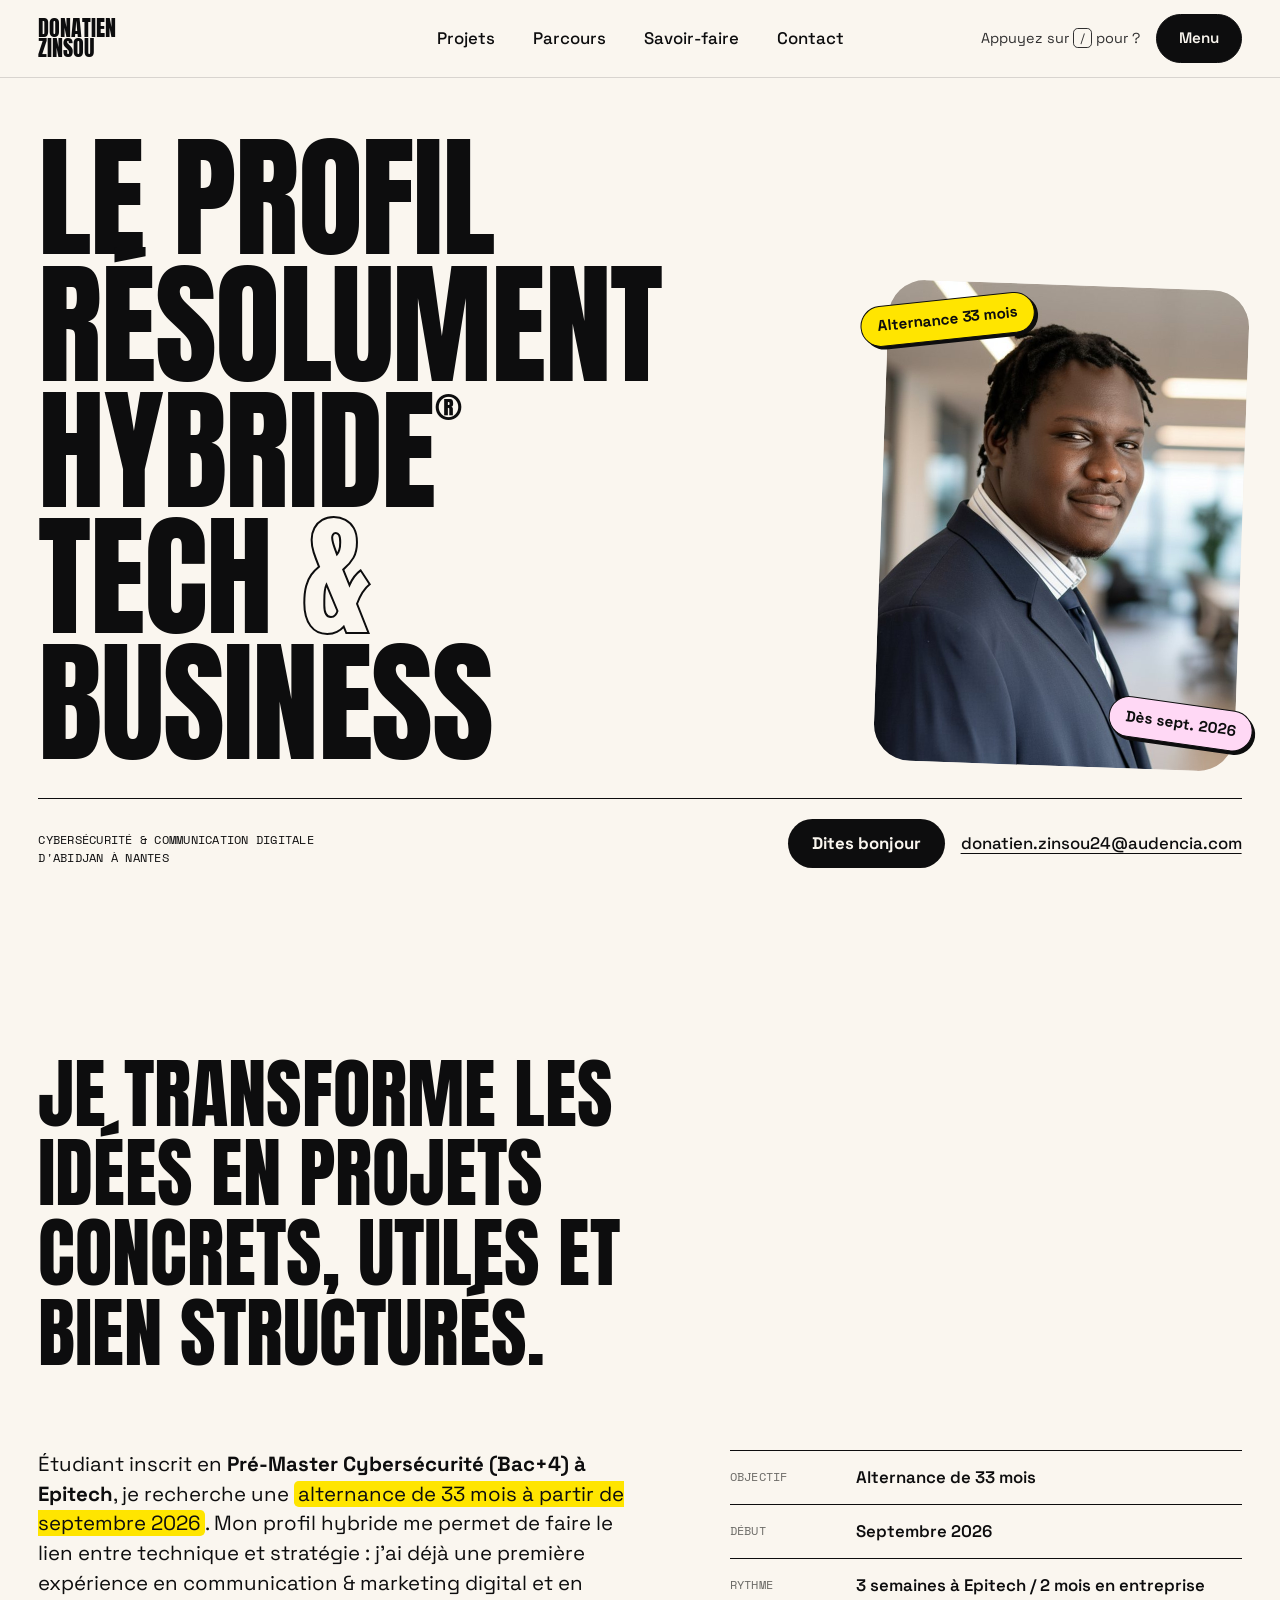
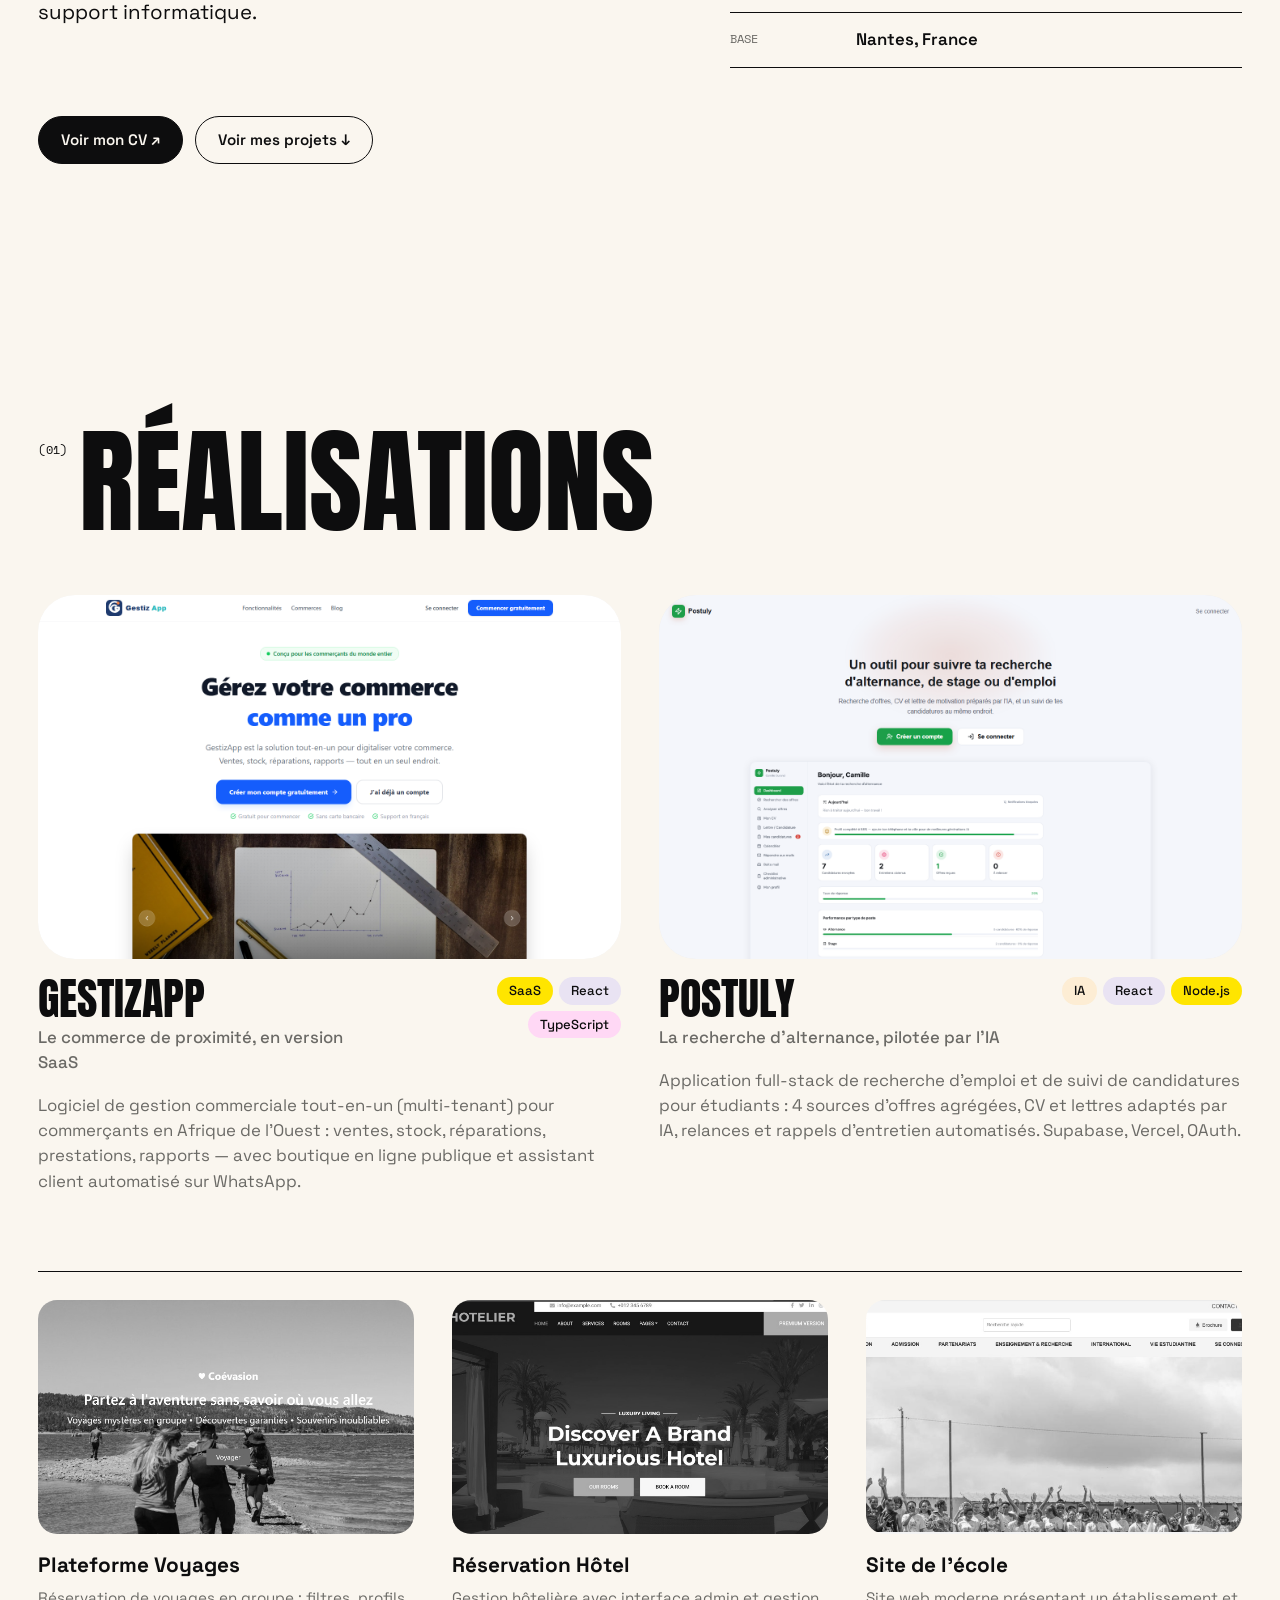
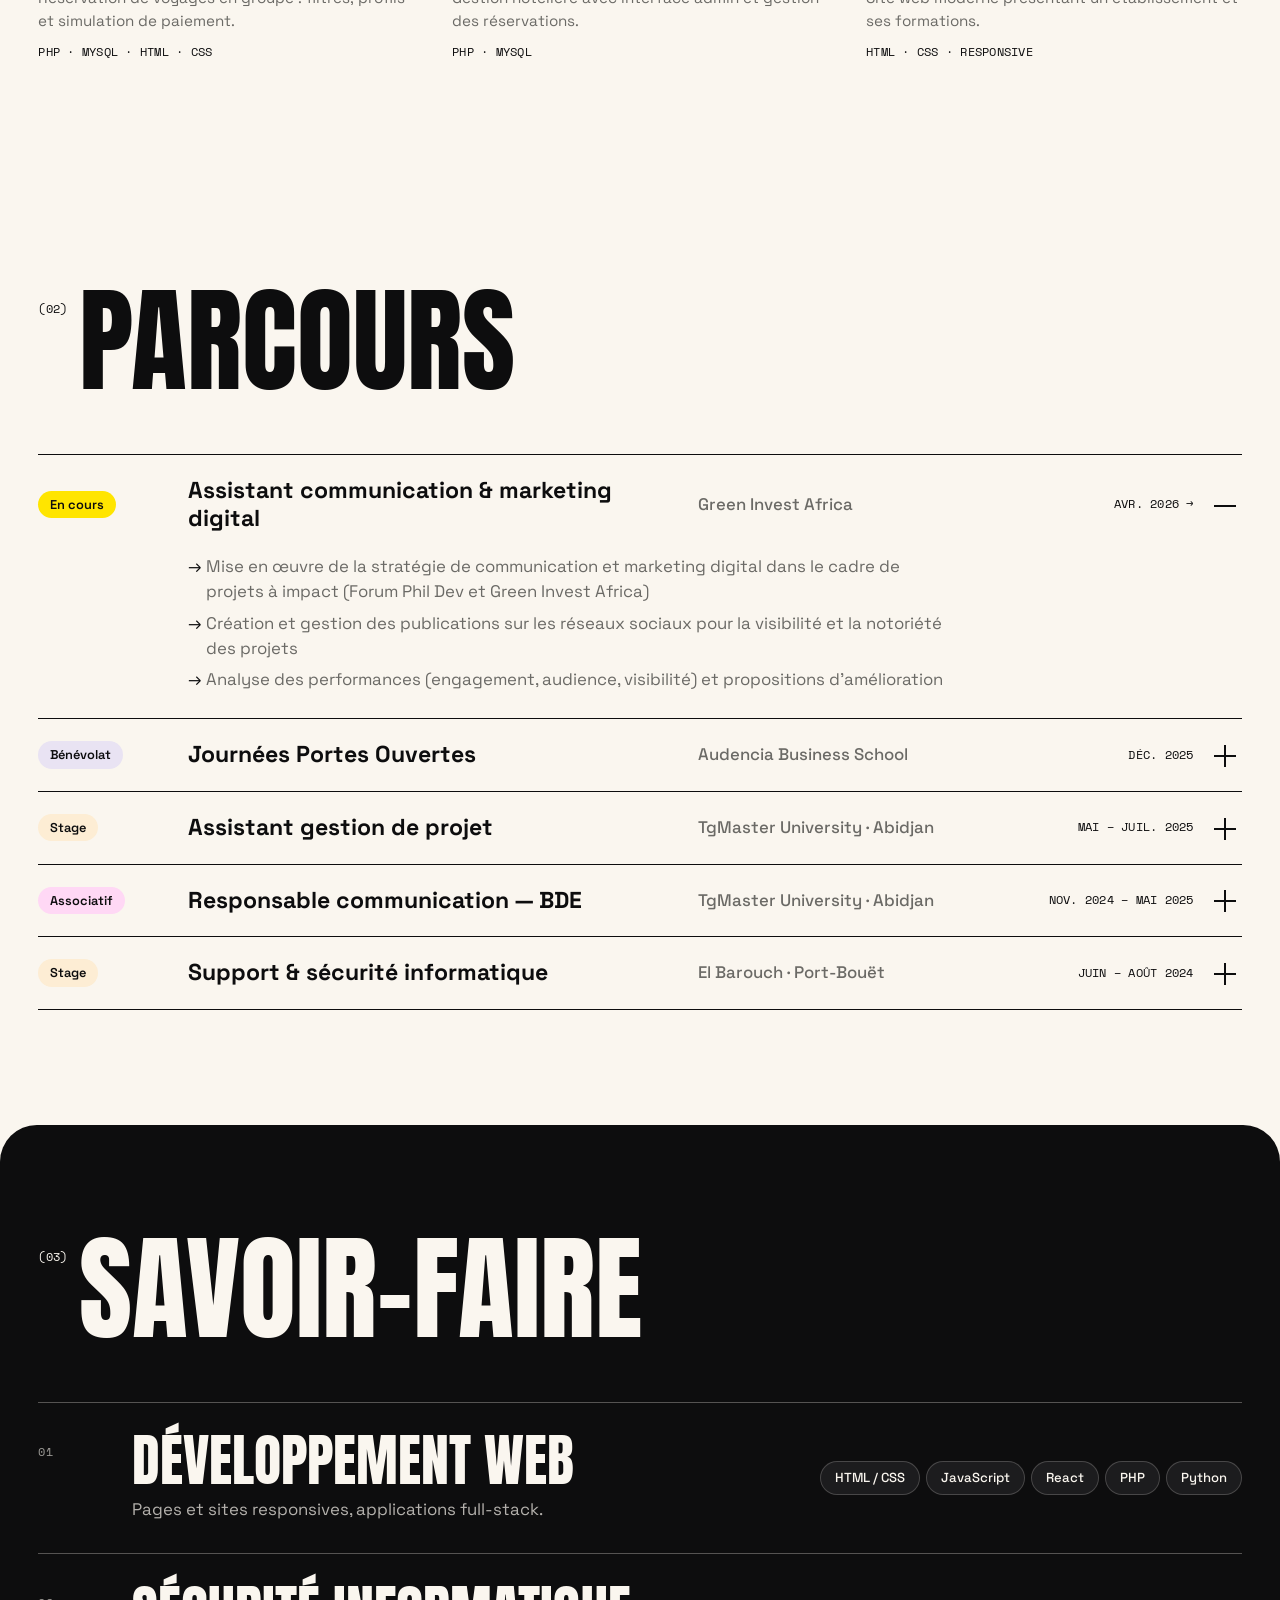
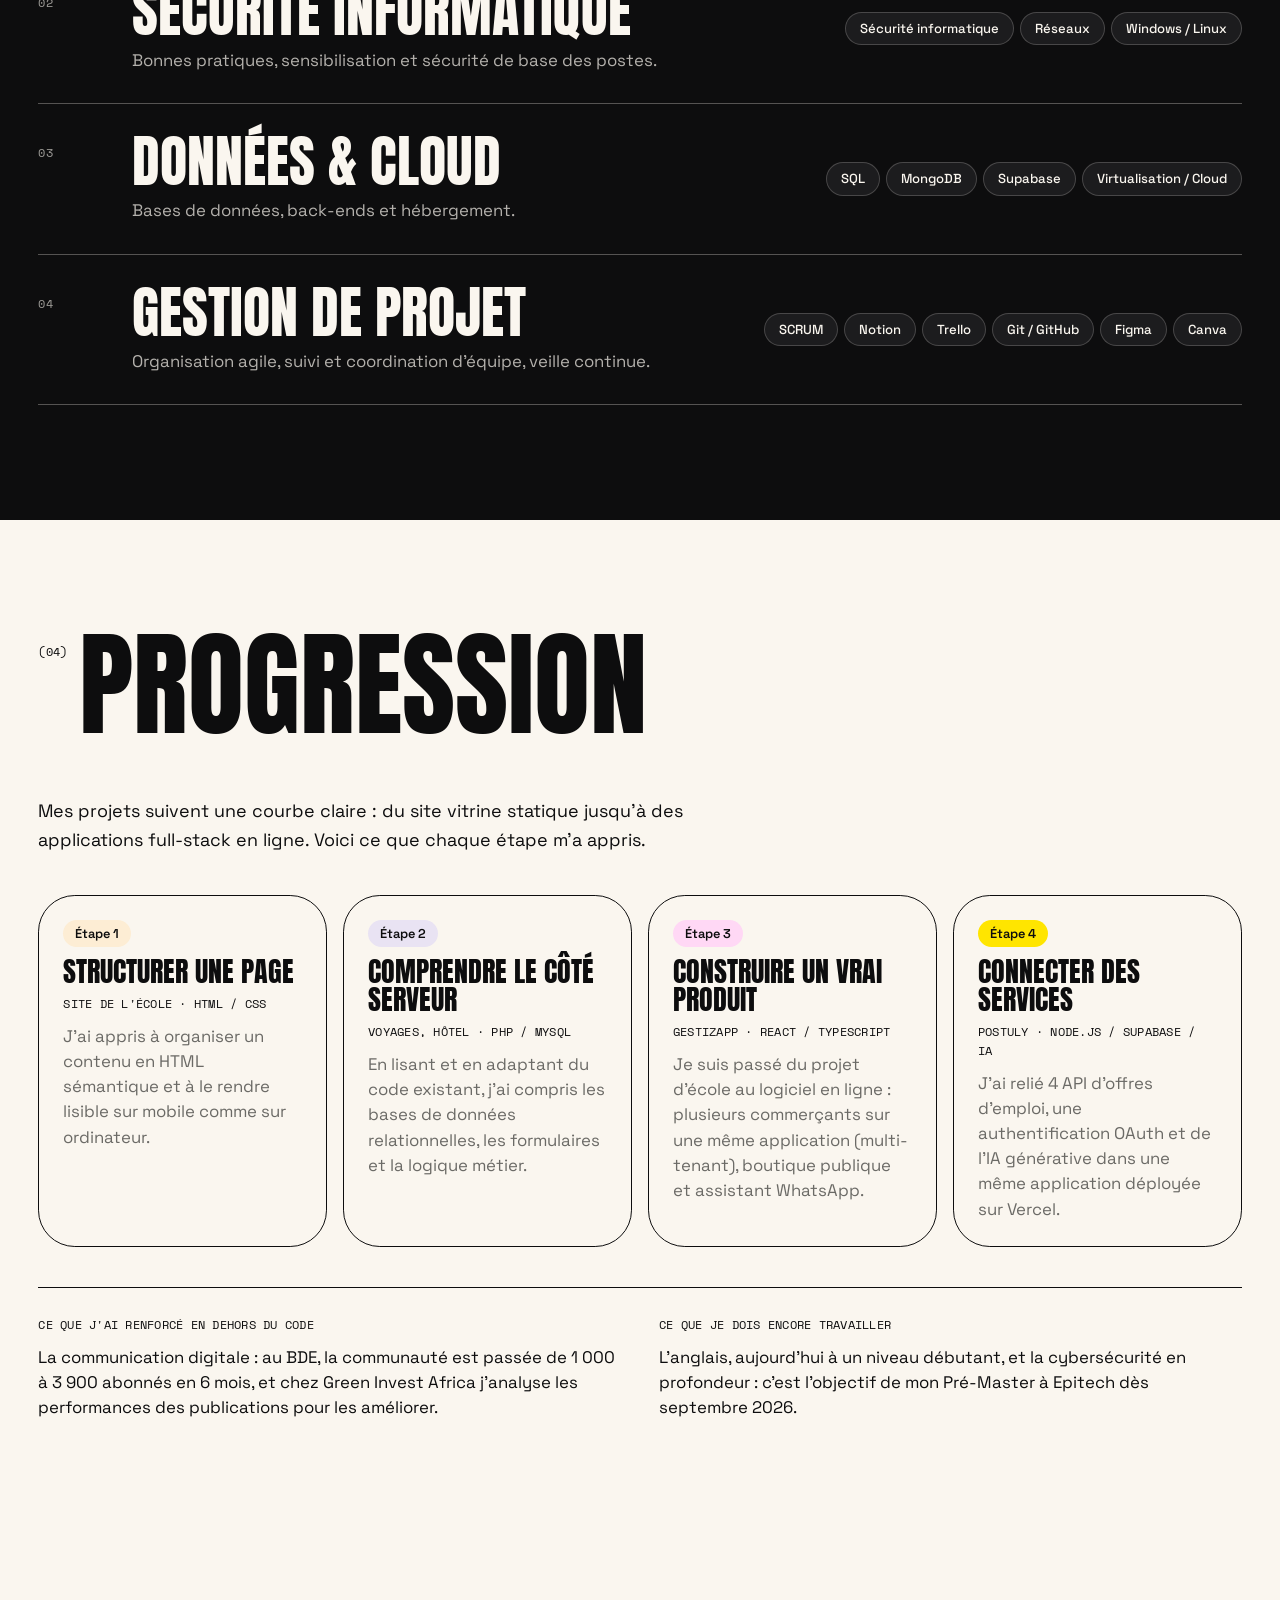
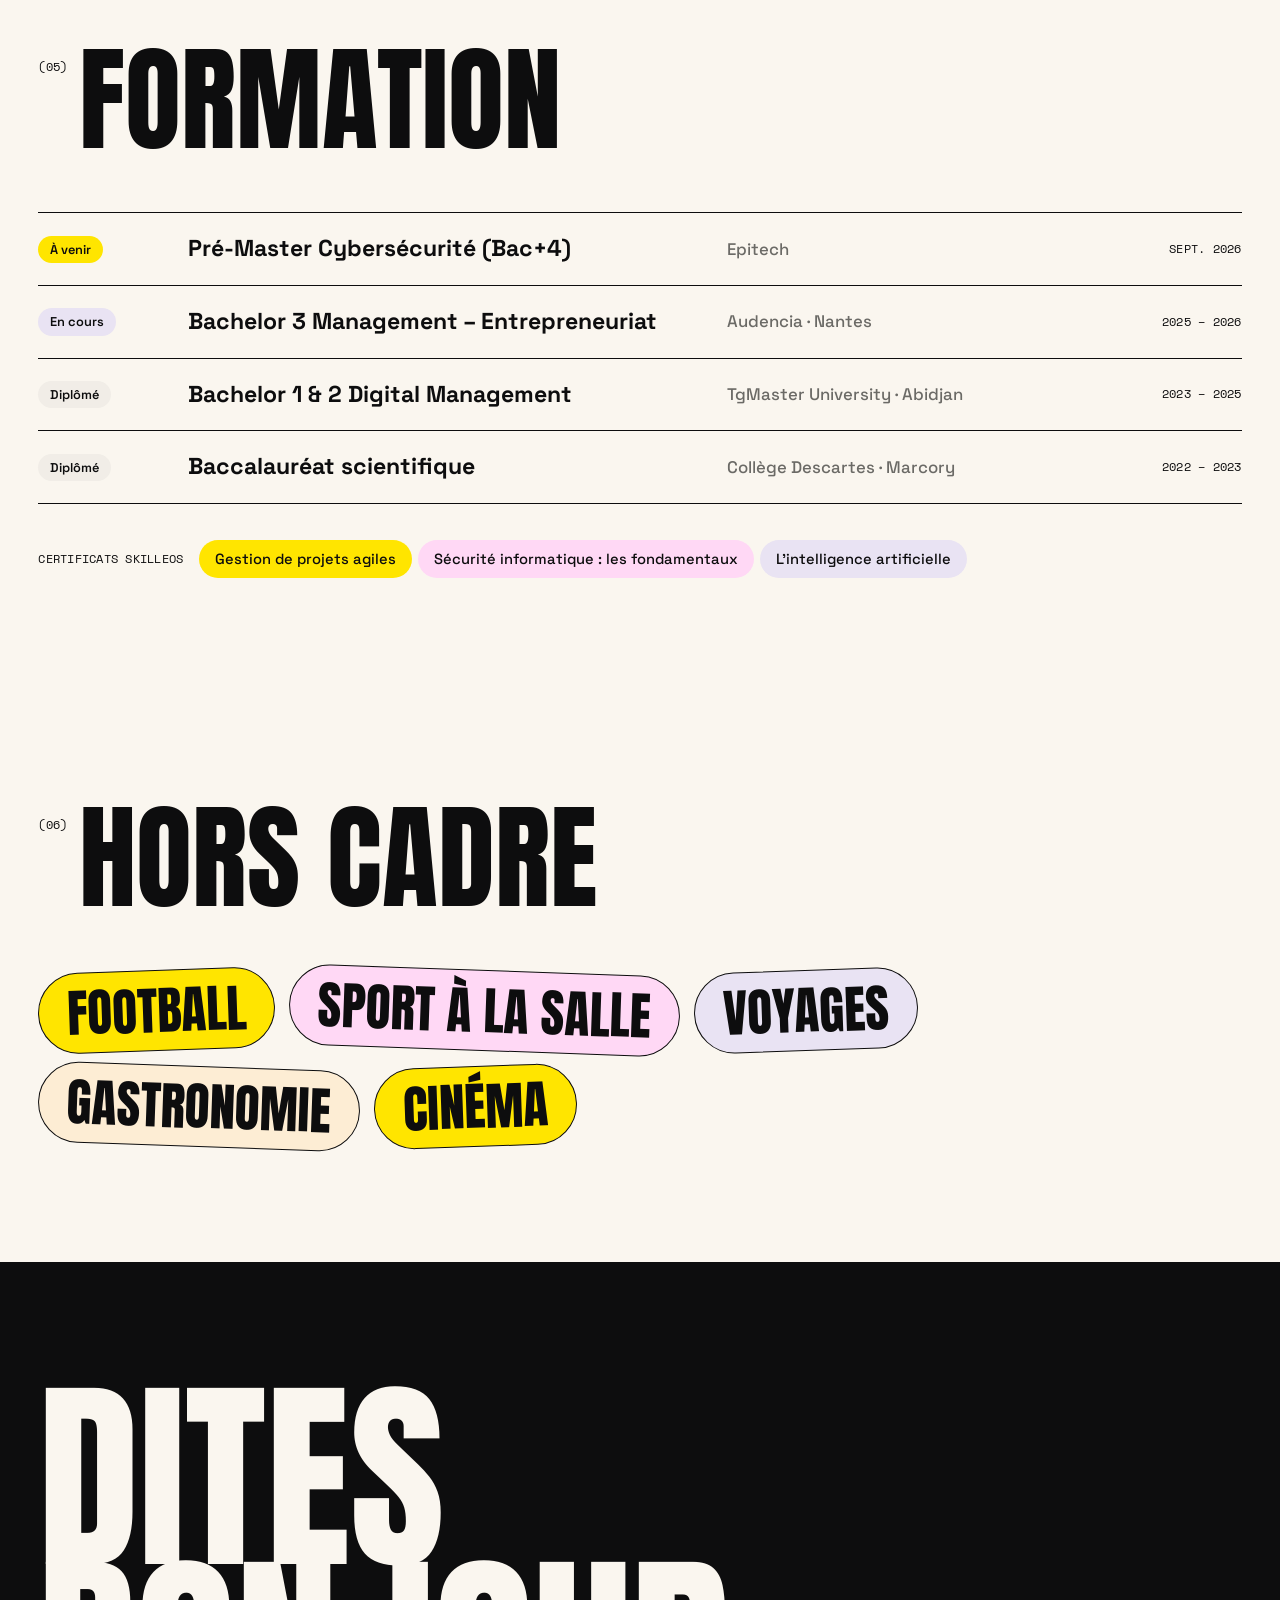
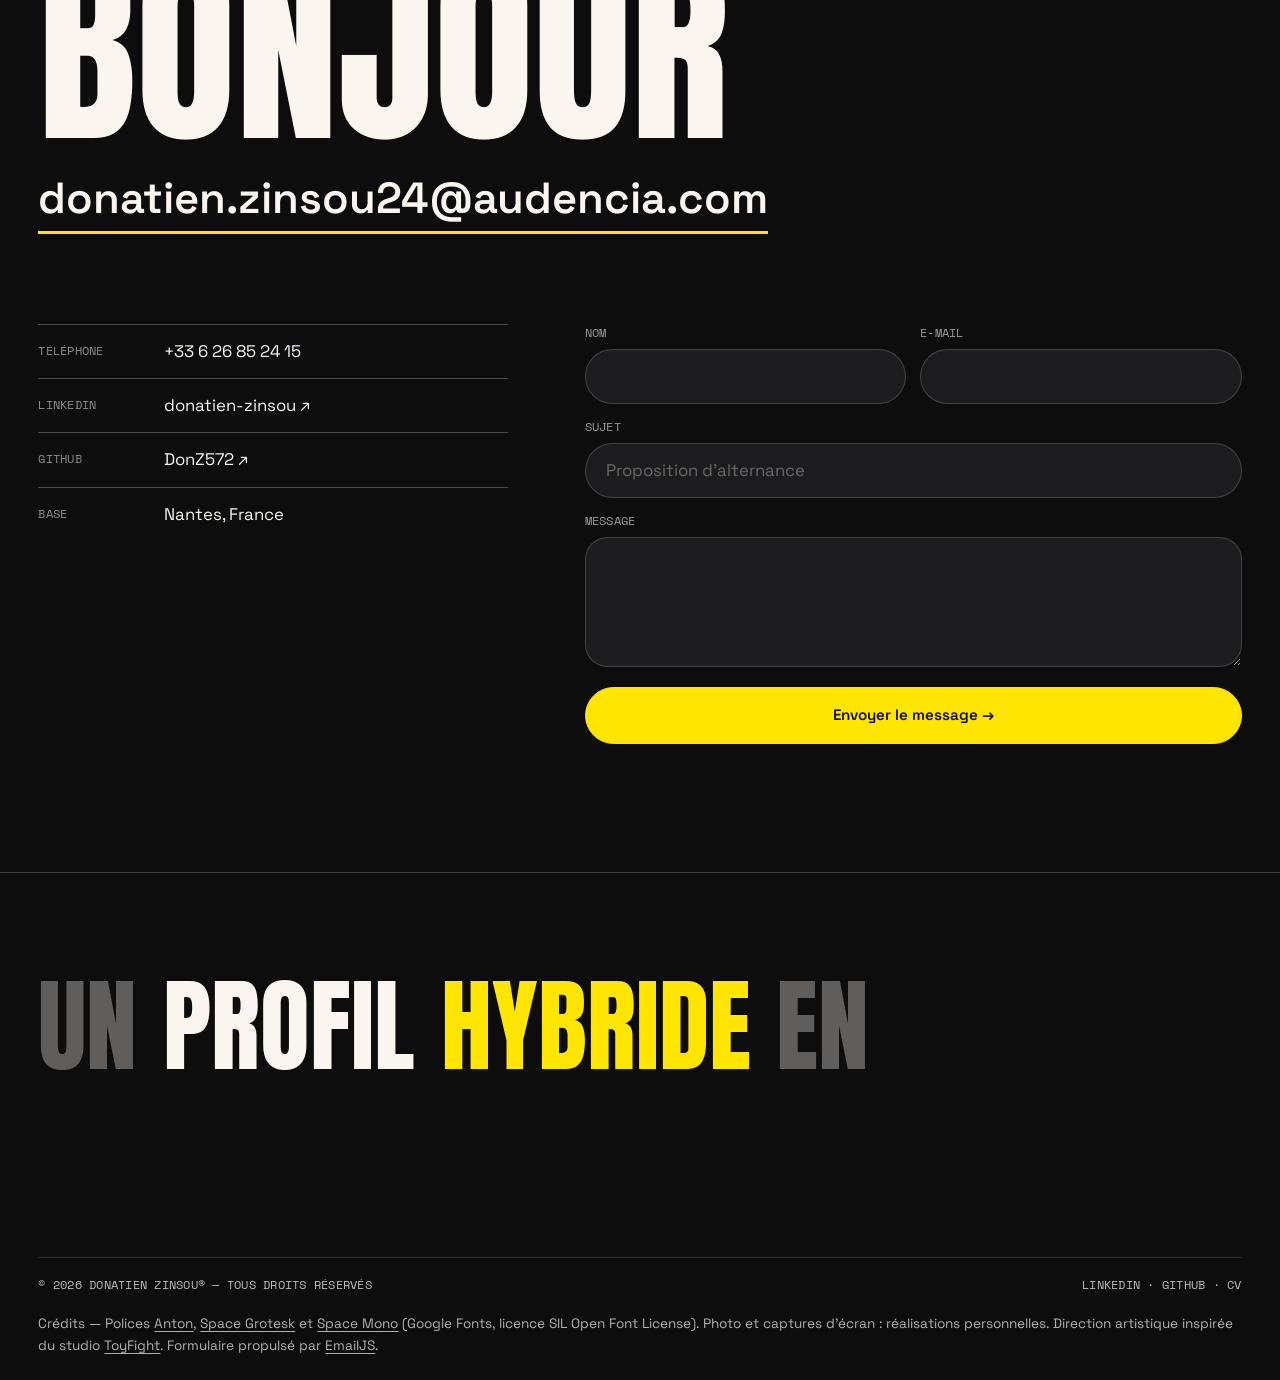
<file: index.html>
<!DOCTYPE html>
<html lang="fr">

<head>
    <meta charset="UTF-8">
    <meta name="viewport" content="width=device-width, initial-scale=1.0">

    <title>Donatien Zinsou | Portfolio</title>

    <!-- SEO -->
    <meta name="description" content="Portfolio de Donatien Zinsou — Cybersécurité & communication digitale. À la recherche d'une alternance de 33 mois à partir de septembre 2026.">
    <meta name="author" content="Donatien Zinsou">
    <link rel="canonical" href="https://donz572.github.io/Portfolio/">

    <!-- Aperçu lors du partage du lien (LinkedIn, WhatsApp…) -->
    <meta property="og:type" content="website">
    <meta property="og:title" content="Donatien Zinsou | Portfolio">
    <meta property="og:description" content="Cybersécurité & communication digitale. À la recherche d'une alternance de 33 mois dès septembre 2026.">
    <meta property="og:url" content="https://donz572.github.io/Portfolio/">
    <meta property="og:image" content="https://donz572.github.io/Portfolio/assets/img/image1.jpg">
    <meta property="og:locale" content="fr_FR">

    <!-- POLICES -->
    <link rel="preconnect" href="https://fonts.googleapis.com">
    <link rel="preconnect" href="https://fonts.gstatic.com" crossorigin>
    <link rel="stylesheet" href="https://fonts.googleapis.com/css2?family=Anton&family=Space+Grotesk:wght@400;500;600;700&family=Space+Mono:wght@400;700&display=swap">

    <!-- CSS -->
    <link rel="stylesheet" href="assets/Css/studio.css">

    <!-- ICÔNE -->
    <link rel="icon" href="assets/img/favicon.svg" type="image/svg+xml">

    <!-- Le loader n'apparaît que si le JS est actif -->
    <script>
        document.documentElement.classList.add('js');

        // Toujours démarrer en haut de page à l'actualisation
        // (un lien externe vers #section, comme « Retour aux projets », reste respecté)
        const isReload = performance.getEntriesByType('navigation')[0]?.type === 'reload';
        if ('scrollRestoration' in history) history.scrollRestoration = 'manual';
        if (isReload && location.hash) history.replaceState(null, '', location.pathname + location.search);

        const toTop = () => { if (isReload || !location.hash) window.scrollTo(0, 0); };
        toTop();
        window.addEventListener('load', toTop);
        window.addEventListener('pageshow', event => { if (event.persisted) toTop(); });
    </script>
    <script defer src="assets/js/studio.js"></script>
</head>

<body>

    <!--  LOADER  -->
    <div class="loader" id="loader" aria-hidden="true">
        <span>Chargement</span>
        <span>Un instant</span>
        <span>SVP</span>
    </div>

    <!--  EN-TÊTE  -->
    <header class="header">
        <a class="logo" href="#hero" aria-label="Donatien Zinsou, accueil">
            <span>Donatien</span>
            <span>Zinsou</span>
        </a>

        <nav class="nav" aria-label="Navigation principale">
            <a href="#projects">Projets</a>
            <a href="#experience">Parcours</a>
            <a href="#skills">Savoir-faire</a>
            <a href="#contact">Contact</a>
        </nav>

        <div class="header-right">
            <button class="hint" type="button" data-terminal-open>Appuyez sur <kbd>/</kbd> pour ?</button>
            <button class="pill-btn pill-dark" type="button" id="menu-open" aria-expanded="false" aria-controls="menu">Menu</button>
        </div>
    </header>

    <!--  MENU PLEIN ÉCRAN  -->
    <div class="menu" id="menu" hidden>
        <div class="menu-top">
            <span class="mono">Menu</span>
            <button class="pill-btn" type="button" id="menu-close">Fermer</button>
        </div>
        <nav class="menu-links" aria-label="Menu">
            <a href="#hero">Accueil</a>
            <a href="#projects">Projets</a>
            <a href="#experience">Parcours</a>
            <a href="#skills">Savoir-faire</a>
            <a href="#progress">Progression</a>
            <a href="#education">Formation</a>
            <a href="#contact">Contact</a>
        </nav>
        <div class="menu-bottom">
            <div>
                <span class="mono">Pages projets</span>
                <a href="projects/voyages.html">Plateforme Voyages</a>
                <a href="projects/hotel.html">Réservation Hôtel</a>
                <a href="projects/ecole.html">Site de l'école</a>
            </div>
            <div>
                <span class="mono">Suivre</span>
                <a href="https://www.linkedin.com/in/donatien-zinsou/" target="_blank" rel="noopener noreferrer">LinkedIn</a>
                <a href="https://github.com/DonZ572" target="_blank" rel="noopener noreferrer">GitHub</a>
            </div>
            <div>
                <span class="mono">Écrire</span>
                <a href="mailto:donatien.zinsou24@audencia.com">donatien.zinsou24@audencia.com</a>
            </div>
            <button class="pill-btn" type="button" data-terminal-open>Ouvrir le terminal <kbd>/</kbd></button>
        </div>
    </div>

    <!--  TERMINAL DE COMMANDES  -->
    <div class="terminal" id="terminal" role="dialog" aria-modal="true" aria-labelledby="terminal-title" hidden>
        <div class="terminal-box">
            <div class="terminal-head">
                <span class="mono" id="terminal-title">DZ — Terminal de commandes</span>
                <button class="terminal-x" type="button" data-terminal-close aria-label="Fermer le terminal">Échap</button>
            </div>
            <form class="terminal-form" id="terminal-form" autocomplete="off">
                <label for="terminal-input" class="terminal-prompt">:/</label>
                <input id="terminal-input" type="text" placeholder="Entrez une commande" spellcheck="false">
            </form>
            <p class="terminal-help">Tapez une commande et voyez où elle vous mène… ou choisissez-en une ci-dessous.</p>
            <ul class="terminal-cmds" id="terminal-cmds"></ul>
            <p class="terminal-out mono" id="terminal-out" role="status" aria-live="polite"></p>
        </div>
    </div>

    <main>

        <!--  HERO  -->
        <section class="hero" id="hero">
            <h1 class="hero-title" aria-label="Le profil résolument hybride, tech et business">
                <span class="line"><span>Le profil</span></span>
                <span class="line"><span>Résolument</span></span>
                <span class="line"><span>Hybride<sup>®</sup></span></span>
                <span class="line"><span>Tech <em>&amp;</em> Business</span></span>
            </h1>

            <figure class="hero-photo">
                <img src="assets/img/image1.jpg" alt="Portrait de Donatien Zinsou">
                <span class="sticker sticker-yellow">Alternance 33 mois</span>
                <span class="sticker sticker-pink">Dès sept. 2026</span>
            </figure>

            <div class="hero-foot">
                <p class="mono">Cybersécurité &amp; communication digitale<br>D'Abidjan à Nantes</p>

                <a class="say-hi" href="mailto:donatien.zinsou24@audencia.com">
                    <span class="say-hi-label">
                        <span>Dites bonjour</span>
                        <span>Akwaba</span>
                    </span>
                    <span class="say-hi-mail">donatien.zinsou24@audencia.com</span>
                </a>
            </div>
        </section>

        <!--  INTRO  -->
        <section class="intro" id="about">
            <h2 class="intro-title">Je transforme les idées en projets concrets, utiles et bien structurés.</h2>

            <div class="intro-grid">
                <p>
                    Étudiant inscrit en <strong>Pré-Master Cybersécurité (Bac+4) à Epitech</strong>, je recherche une
                    <mark class="hl-yellow">alternance de 33 mois à partir de septembre 2026</mark>.
                    Mon profil hybride me permet de faire le lien entre technique et stratégie : j'ai déjà une première
                    expérience en communication &amp; marketing digital et en support informatique.
                </p>

                <dl class="facts">
                    <div><dt class="mono">Objectif</dt><dd>Alternance de 33 mois</dd></div>
                    <div><dt class="mono">Début</dt><dd>Septembre 2026</dd></div>
                    <div><dt class="mono">Rythme</dt><dd>3 semaines à Epitech / 2 mois en entreprise</dd></div>
                    <div><dt class="mono">Base</dt><dd>Nantes, France</dd></div>
                </dl>
            </div>

            <div class="intro-actions">
                <a href="assets/cv/cv.pdf" class="pill-btn pill-dark" target="_blank" rel="noopener noreferrer">Voir mon CV ↗</a>
                <a href="#projects" class="pill-btn">Voir mes projets ↓</a>
            </div>
        </section>

        <!--  PROJETS  -->
        <section class="block" id="projects">
            <header class="block-head">
                <span class="mono">(01)</span>
                <h2>Réalisations</h2>
            </header>

            <div class="works">
                <a class="work" href="https://gestizapp.com" target="_blank" rel="noopener noreferrer">
                    <div class="work-img"><img src="assets/img/gestizapp.png" alt="Page d'accueil de GestizApp : « Gérez votre commerce comme un pro »" loading="lazy"></div>
                    <div class="work-info">
                        <div>
                            <h3>GestizApp</h3>
                            <p>Le commerce de proximité, en version SaaS</p>
                        </div>
                        <ul class="tags"><li class="t-yellow">SaaS</li><li class="t-lilac">React</li><li class="t-pink">TypeScript</li></ul>
                    </div>
                    <p class="work-desc">Logiciel de gestion commerciale tout-en-un (multi-tenant) pour commerçants en Afrique de l'Ouest : ventes, stock, réparations, prestations, rapports — avec boutique en ligne publique et assistant client automatisé sur WhatsApp.</p>
                </a>

                <a class="work" href="https://postulyjob.vercel.app/" target="_blank" rel="noopener noreferrer">
                    <div class="work-img"><img src="assets/img/postuly.png" alt="Tableau de bord de Postuly : suivi des candidatures et taux de réponse" loading="lazy"></div>
                    <div class="work-info">
                        <div>
                            <h3>Postuly</h3>
                            <p>La recherche d'alternance, pilotée par l'IA</p>
                        </div>
                        <ul class="tags"><li class="t-peach">IA</li><li class="t-lilac">React</li><li class="t-yellow">Node.js</li></ul>
                    </div>
                    <p class="work-desc">Application full-stack de recherche d'emploi et de suivi de candidatures pour étudiants : 4 sources d'offres agrégées, CV et lettres adaptés par IA, relances et rappels d'entretien automatisés. Supabase, Vercel, OAuth.</p>
                </a>
            </div>

            <ul class="works-small">
                <li>
                    <a href="projects/voyages.html">
                        <img src="assets/img/projet1.jpg" alt="Page d'accueil de la plateforme Voyages" loading="lazy">
                        <span class="ws-title">Plateforme Voyages</span>
                        <span class="ws-desc">Réservation de voyages en groupe : filtres, profils et simulation de paiement.</span>
                        <span class="mono">PHP · MySQL · HTML · CSS</span>
                    </a>
                </li>
                <li>
                    <a href="projects/hotel.html">
                        <img src="assets/img/hotel.jpg" alt="Page d'accueil du site de réservation hôtelière" loading="lazy">
                        <span class="ws-title">Réservation Hôtel</span>
                        <span class="ws-desc">Gestion hôtelière avec interface admin et gestion des réservations.</span>
                        <span class="mono">PHP · MySQL</span>
                    </a>
                </li>
                <li>
                    <a href="projects/ecole.html">
                        <img src="assets/img/site-ecole.jpg" alt="Page d'accueil du site vitrine de l'école" loading="lazy">
                        <span class="ws-title">Site de l'école</span>
                        <span class="ws-desc">Site web moderne présentant un établissement et ses formations.</span>
                        <span class="mono">HTML · CSS · Responsive</span>
                    </a>
                </li>
            </ul>
        </section>

        <!--  PARCOURS  -->
        <section class="block" id="experience">
            <header class="block-head">
                <span class="mono">(02)</span>
                <h2>Parcours</h2>
            </header>

            <div class="rows">
                <details class="row" open>
                    <summary>
                        <span class="row-cat t-yellow">En cours</span>
                        <span class="row-title">Assistant communication &amp; marketing digital</span>
                        <span class="row-org">Green Invest Africa</span>
                        <span class="row-date mono">Avr. 2026 →</span>
                        <span class="row-plus" aria-hidden="true"></span>
                    </summary>
                    <ul class="row-body">
                        <li>Mise en œuvre de la stratégie de communication et marketing digital dans le cadre de projets à impact (Forum Phil Dev et Green Invest Africa)</li>
                        <li>Création et gestion des publications sur les réseaux sociaux pour la visibilité et la notoriété des projets</li>
                        <li>Analyse des performances (engagement, audience, visibilité) et propositions d'amélioration</li>
                    </ul>
                </details>

                <details class="row">
                    <summary>
                        <span class="row-cat t-lilac">Bénévolat</span>
                        <span class="row-title">Journées Portes Ouvertes</span>
                        <span class="row-org">Audencia Business School</span>
                        <span class="row-date mono">Déc. 2025</span>
                        <span class="row-plus" aria-hidden="true"></span>
                    </summary>
                    <ul class="row-body">
                        <li>Accueil et orientation des visiteurs</li>
                        <li>Distribution de prospectus et information sur les programmes</li>
                        <li>Gestion des flux via scan de QR codes (inscriptions et suivi des participants)</li>
                    </ul>
                </details>

                <details class="row">
                    <summary>
                        <span class="row-cat t-peach">Stage</span>
                        <span class="row-title">Assistant gestion de projet</span>
                        <span class="row-org">TgMaster University · Abidjan</span>
                        <span class="row-date mono">Mai – juil. 2025</span>
                        <span class="row-plus" aria-hidden="true"></span>
                    </summary>
                    <ul class="row-body">
                        <li>Suivi des plannings et coordination des équipes (respect des délais)</li>
                        <li>Tests et validation d'outils numériques</li>
                        <li>Rédaction de cahiers des charges (besoins techniques et fonctionnels)</li>
                        <li>Reporting hebdomadaire des activités</li>
                    </ul>
                </details>

                <details class="row">
                    <summary>
                        <span class="row-cat t-pink">Associatif</span>
                        <span class="row-title">Responsable communication — BDE</span>
                        <span class="row-org">TgMaster University · Abidjan</span>
                        <span class="row-date mono">Nov. 2024 – mai 2025</span>
                        <span class="row-plus" aria-hidden="true"></span>
                    </summary>
                    <div class="row-body">
                        <p class="row-stat"><strong>1 000 → 3 900</strong> abonnés en 6 mois</p>
                        <ul>
                            <li>Création de contenus réguliers (visuels, annonces, événements)</li>
                            <li>Gestion de la communication interne et externe</li>
                            <li>Organisation et promotion d'événements</li>
                        </ul>
                    </div>
                </details>

                <details class="row">
                    <summary>
                        <span class="row-cat t-peach">Stage</span>
                        <span class="row-title">Support &amp; sécurité informatique</span>
                        <span class="row-org">El Barouch · Port-Bouët</span>
                        <span class="row-date mono">Juin – août 2024</span>
                        <span class="row-plus" aria-hidden="true"></span>
                    </summary>
                    <ul class="row-body">
                        <li>Support informatique de premier niveau</li>
                        <li>Bonnes pratiques de cybersécurité (accès et mots de passe)</li>
                        <li>Sensibilisation aux risques de phishing</li>
                        <li>Documentation des incidents</li>
                    </ul>
                </details>
            </div>
        </section>

        <!--  SAVOIR-FAIRE  -->
        <section class="block block-dark" id="skills">
            <header class="block-head">
                <span class="mono">(03)</span>
                <h2>Savoir-faire</h2>
            </header>

            <ol class="services">
                <li>
                    <span class="mono">01</span>
                    <h3>Développement web</h3>
                    <p>Pages et sites responsives, applications full-stack.</p>
                    <ul class="tags"><li>HTML / CSS</li><li>JavaScript</li><li>React</li><li>PHP</li><li>Python</li></ul>
                </li>
                <li>
                    <span class="mono">02</span>
                    <h3>Sécurité informatique</h3>
                    <p>Bonnes pratiques, sensibilisation et sécurité de base des postes.</p>
                    <ul class="tags"><li>Sécurité informatique</li><li>Réseaux</li><li>Windows / Linux</li></ul>
                </li>
                <li>
                    <span class="mono">03</span>
                    <h3>Données &amp; cloud</h3>
                    <p>Bases de données, back-ends et hébergement.</p>
                    <ul class="tags"><li>SQL</li><li>MongoDB</li><li>Supabase</li><li>Virtualisation / Cloud</li></ul>
                </li>
                <li>
                    <span class="mono">04</span>
                    <h3>Gestion de projet</h3>
                    <p>Organisation agile, suivi et coordination d'équipe, veille continue.</p>
                    <ul class="tags"><li>SCRUM</li><li>Notion</li><li>Trello</li><li>Git / GitHub</li><li>Figma</li><li>Canva</li></ul>
                </li>
            </ol>
        </section>

        <!--  PROGRESSION : CE QUE J'AI APPRIS  -->
        <section class="block" id="progress">
            <header class="block-head">
                <span class="mono">(04)</span>
                <h2>Progression</h2>
            </header>

            <p class="p-text progress-lead">
                Mes projets suivent une courbe claire : du site vitrine statique jusqu'à des applications
                full-stack en ligne. Voici ce que chaque étape m'a appris.
            </p>

            <ol class="steps">
                <li>
                    <span class="row-cat t-peach">Étape 1</span>
                    <h3>Structurer une page</h3>
                    <p class="mono">Site de l'école · HTML / CSS</p>
                    <p>J'ai appris à organiser un contenu en HTML sémantique et à le rendre lisible sur mobile comme sur ordinateur.</p>
                </li>
                <li>
                    <span class="row-cat t-lilac">Étape 2</span>
                    <h3>Comprendre le côté serveur</h3>
                    <p class="mono">Voyages, Hôtel · PHP / MySQL</p>
                    <p>En lisant et en adaptant du code existant, j'ai compris les bases de données relationnelles, les formulaires et la logique métier.</p>
                </li>
                <li>
                    <span class="row-cat t-pink">Étape 3</span>
                    <h3>Construire un vrai produit</h3>
                    <p class="mono">GestizApp · React / TypeScript</p>
                    <p>Je suis passé du projet d'école au logiciel en ligne : plusieurs commerçants sur une même application (multi-tenant), boutique publique et assistant WhatsApp.</p>
                </li>
                <li>
                    <span class="row-cat t-yellow">Étape 4</span>
                    <h3>Connecter des services</h3>
                    <p class="mono">Postuly · Node.js / Supabase / IA</p>
                    <p>J'ai relié 4 API d'offres d'emploi, une authentification OAuth et de l'IA générative dans une même application déployée sur Vercel.</p>
                </li>
            </ol>

            <div class="progress-grid">
                <div>
                    <p class="mono">Ce que j'ai renforcé en dehors du code</p>
                    <p>La communication digitale : au BDE, la communauté est passée de 1 000 à 3 900 abonnés en 6 mois, et chez Green Invest Africa j'analyse les performances des publications pour les améliorer.</p>
                </div>
                <div>
                    <p class="mono">Ce que je dois encore travailler</p>
                    <p>L'anglais, aujourd'hui à un niveau débutant, et la cybersécurité en profondeur : c'est l'objectif de mon Pré-Master à Epitech dès septembre 2026.</p>
                </div>
            </div>
        </section>

        <!--  FORMATION  -->
        <section class="block" id="education">
            <header class="block-head">
                <span class="mono">(05)</span>
                <h2>Formation</h2>
            </header>

            <div class="rows rows-static">
                <div class="row">
                    <div class="row-line">
                        <span class="row-cat t-yellow">À venir</span>
                        <span class="row-title">Pré-Master Cybersécurité (Bac+4)</span>
                        <span class="row-org">Epitech</span>
                        <span class="row-date mono">Sept. 2026</span>
                    </div>
                </div>
                <div class="row">
                    <div class="row-line">
                        <span class="row-cat t-lilac">En cours</span>
                        <span class="row-title">Bachelor 3 Management – Entrepreneuriat</span>
                        <span class="row-org">Audencia · Nantes</span>
                        <span class="row-date mono">2025 – 2026</span>
                    </div>
                </div>
                <div class="row">
                    <div class="row-line">
                        <span class="row-cat">Diplômé</span>
                        <span class="row-title">Bachelor 1 &amp; 2 Digital Management</span>
                        <span class="row-org">TgMaster University · Abidjan</span>
                        <span class="row-date mono">2023 – 2025</span>
                    </div>
                </div>
                <div class="row">
                    <div class="row-line">
                        <span class="row-cat">Diplômé</span>
                        <span class="row-title">Baccalauréat scientifique</span>
                        <span class="row-org">Collège Descartes · Marcory</span>
                        <span class="row-date mono">2022 – 2023</span>
                    </div>
                </div>
            </div>

            <div class="certs">
                <span class="mono">Certificats Skilleos</span>
                <ul class="tags">
                    <li class="t-yellow">Gestion de projets agiles</li>
                    <li class="t-pink">Sécurité informatique : les fondamentaux</li>
                    <li class="t-lilac">L'intelligence artificielle</li>
                </ul>
            </div>
        </section>

        <!--  HORS CADRE  -->
        <section class="block" id="interests">
            <header class="block-head">
                <span class="mono">(06)</span>
                <h2>Hors cadre</h2>
            </header>

            <ul class="stickers">
                <li class="t-yellow">Football</li>
                <li class="t-pink">Sport à la salle</li>
                <li class="t-lilac">Voyages</li>
                <li class="t-peach">Gastronomie</li>
                <li class="t-yellow">Cinéma</li>
            </ul>
        </section>

        <!--  CONTACT  -->
        <section class="contact" id="contact">
            <h2 class="contact-title">Dites<br>bonjour</h2>
            <a class="contact-mail" href="mailto:donatien.zinsou24@audencia.com">donatien.zinsou24@audencia.com</a>

            <div class="contact-grid">
                <dl class="contact-list">
                    <div><dt class="mono">Téléphone</dt><dd><a href="tel:+33626852415">+33 6 26 85 24 15</a></dd></div>
                    <div><dt class="mono">LinkedIn</dt><dd><a href="https://www.linkedin.com/in/donatien-zinsou/" target="_blank" rel="noopener noreferrer">donatien-zinsou ↗</a></dd></div>
                    <div><dt class="mono">GitHub</dt><dd><a href="https://github.com/DonZ572" target="_blank" rel="noopener noreferrer">DonZ572 ↗</a></dd></div>
                    <div><dt class="mono">Base</dt><dd>Nantes, France</dd></div>
                </dl>

                <form class="form" data-mailto="donatien.zinsou24@audencia.com">
                    <p class="form-msg" id="form-status" role="status" aria-live="polite" hidden></p>
                    <!-- Piège anti-robots : invisible pour les humains -->
                    <input type="text" name="website" tabindex="-1" autocomplete="off" aria-hidden="true" style="position:absolute;left:-9999px">
                    <label><span class="mono">Nom</span><input type="text" name="name" value="" maxlength="255" autocomplete="name" required></label>
                    <label><span class="mono">E-mail</span><input type="email" name="email" value="" maxlength="255" autocomplete="email" required></label>
                    <label class="wide"><span class="mono">Sujet</span><input type="text" name="subject" value="" maxlength="255" placeholder="Proposition d'alternance"></label>
                    <label class="wide"><span class="mono">Message</span><textarea name="message" rows="4" maxlength="5000" required></textarea></label>
                    <button type="submit" class="pill-btn pill-dark wide">Envoyer le message →</button>
                </form>
            </div>
        </section>

    </main>

    <!--  PIED DE PAGE : NUAGE DE MOTS  -->
    <footer class="footer">
        <p class="cloud" aria-label="Un étudiant curieux en cybersécurité">
            <span>Un</span>
            <span class="cloud-word" data-words="Étudiant|Profil|Alternant">Étudiant</span>
            <span class="cloud-word" data-words="Curieux|Hybride|Organisé|Motivé|Collaboratif">Curieux</span>
            <span>en</span>
            <span class="cloud-word" data-words="Cybersécurité|Communication|Développement|Gestion de projet">Cybersécurité</span>
        </p>

        <div class="footer-bar">
            <span class="mono">© 2026 Donatien Zinsou® — Tous droits réservés</span>
            <span class="mono">
                <a href="https://www.linkedin.com/in/donatien-zinsou/" target="_blank" rel="noopener noreferrer">LinkedIn</a> ·
                <a href="https://github.com/DonZ572" target="_blank" rel="noopener noreferrer">GitHub</a> ·
                <a href="assets/cv/cv.pdf" target="_blank" rel="noopener noreferrer">CV</a>
            </span>
            <button class="mono link-btn" type="button" id="clear-fx" hidden>Effacer les effets</button>
        </div>

        <p class="credits">
            Crédits — Polices <a href="https://fonts.google.com/specimen/Anton" target="_blank" rel="noopener noreferrer">Anton</a>,
            <a href="https://fonts.google.com/specimen/Space+Grotesk" target="_blank" rel="noopener noreferrer">Space Grotesk</a> et
            <a href="https://fonts.google.com/specimen/Space+Mono" target="_blank" rel="noopener noreferrer">Space Mono</a>
            (Google Fonts, licence SIL Open Font License). Photo et captures d'écran : réalisations personnelles.
            Direction artistique inspirée du studio <a href="https://toyfight.co/" target="_blank" rel="noopener noreferrer">ToyFight</a>.
            Formulaire propulsé par <a href="https://www.emailjs.com/" target="_blank" rel="noopener noreferrer">EmailJS</a>.
        </p>
    </footer>

</body>

</html>
</file>
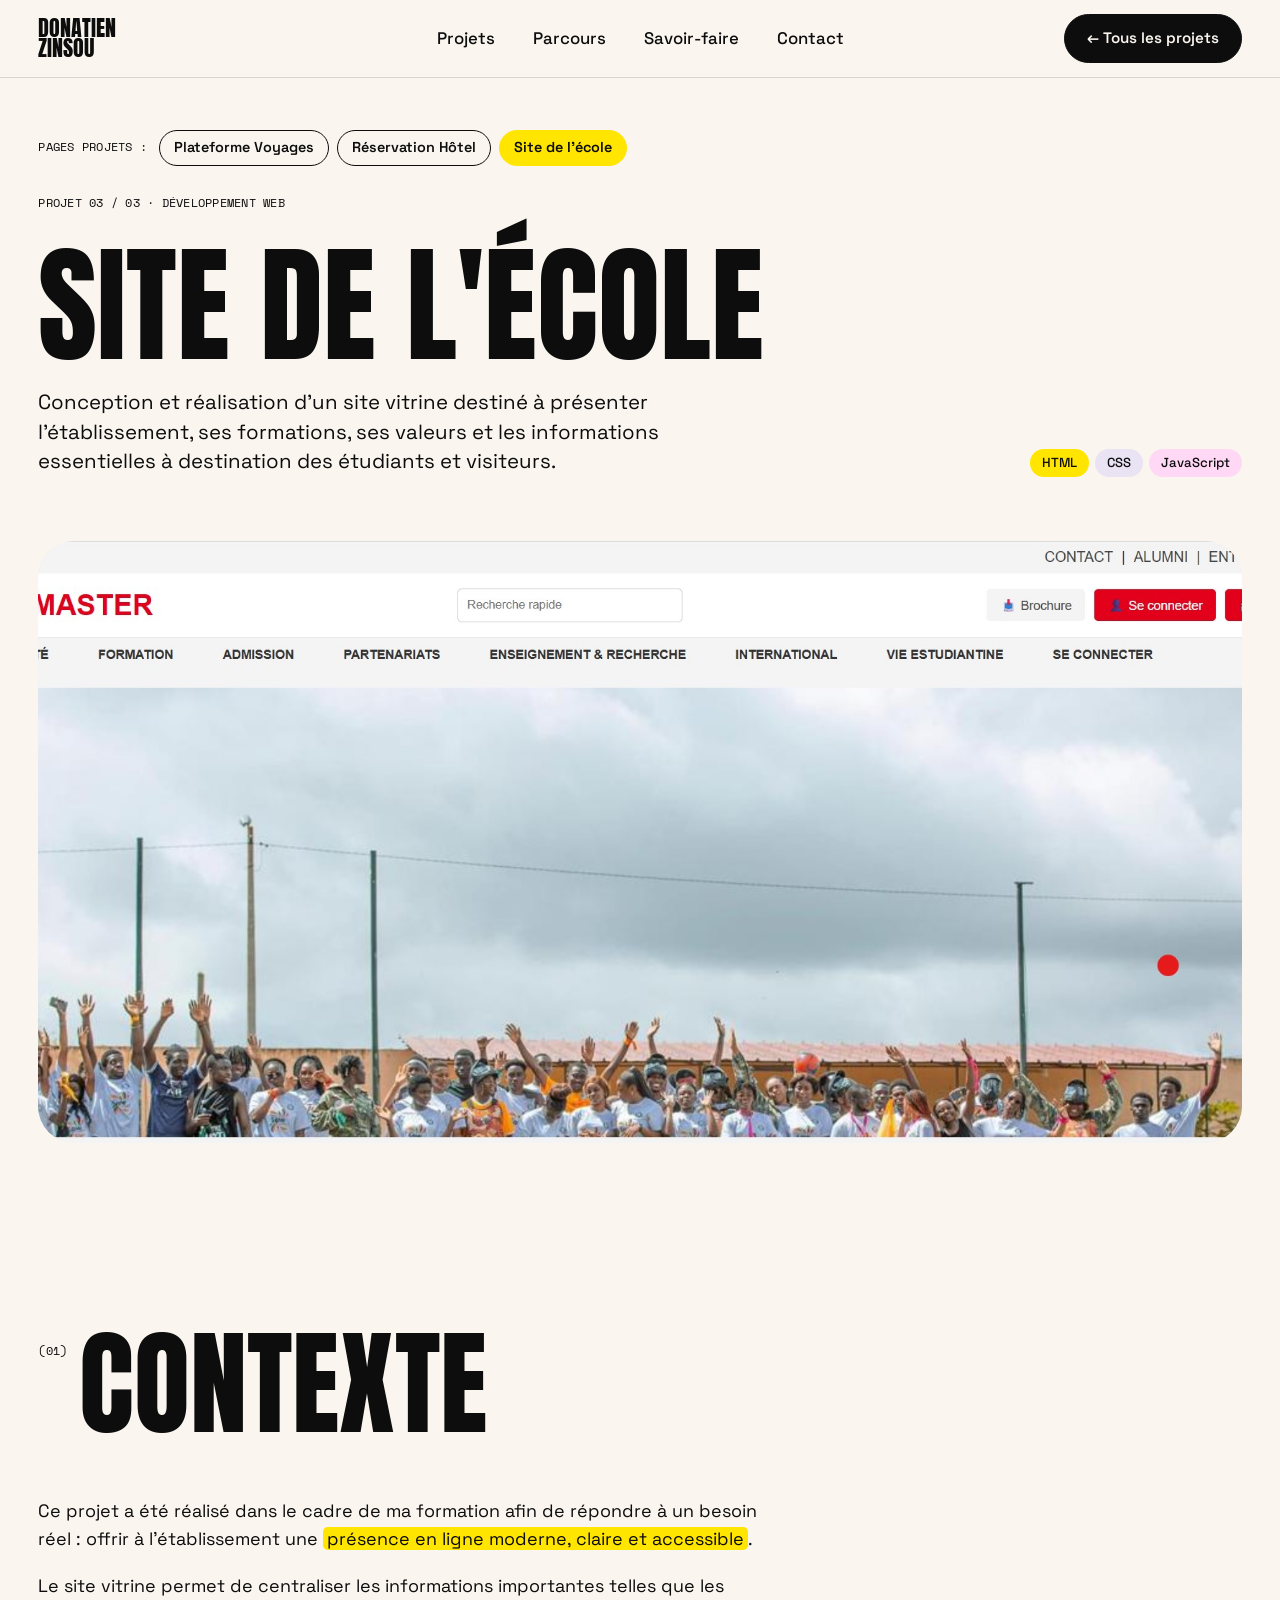
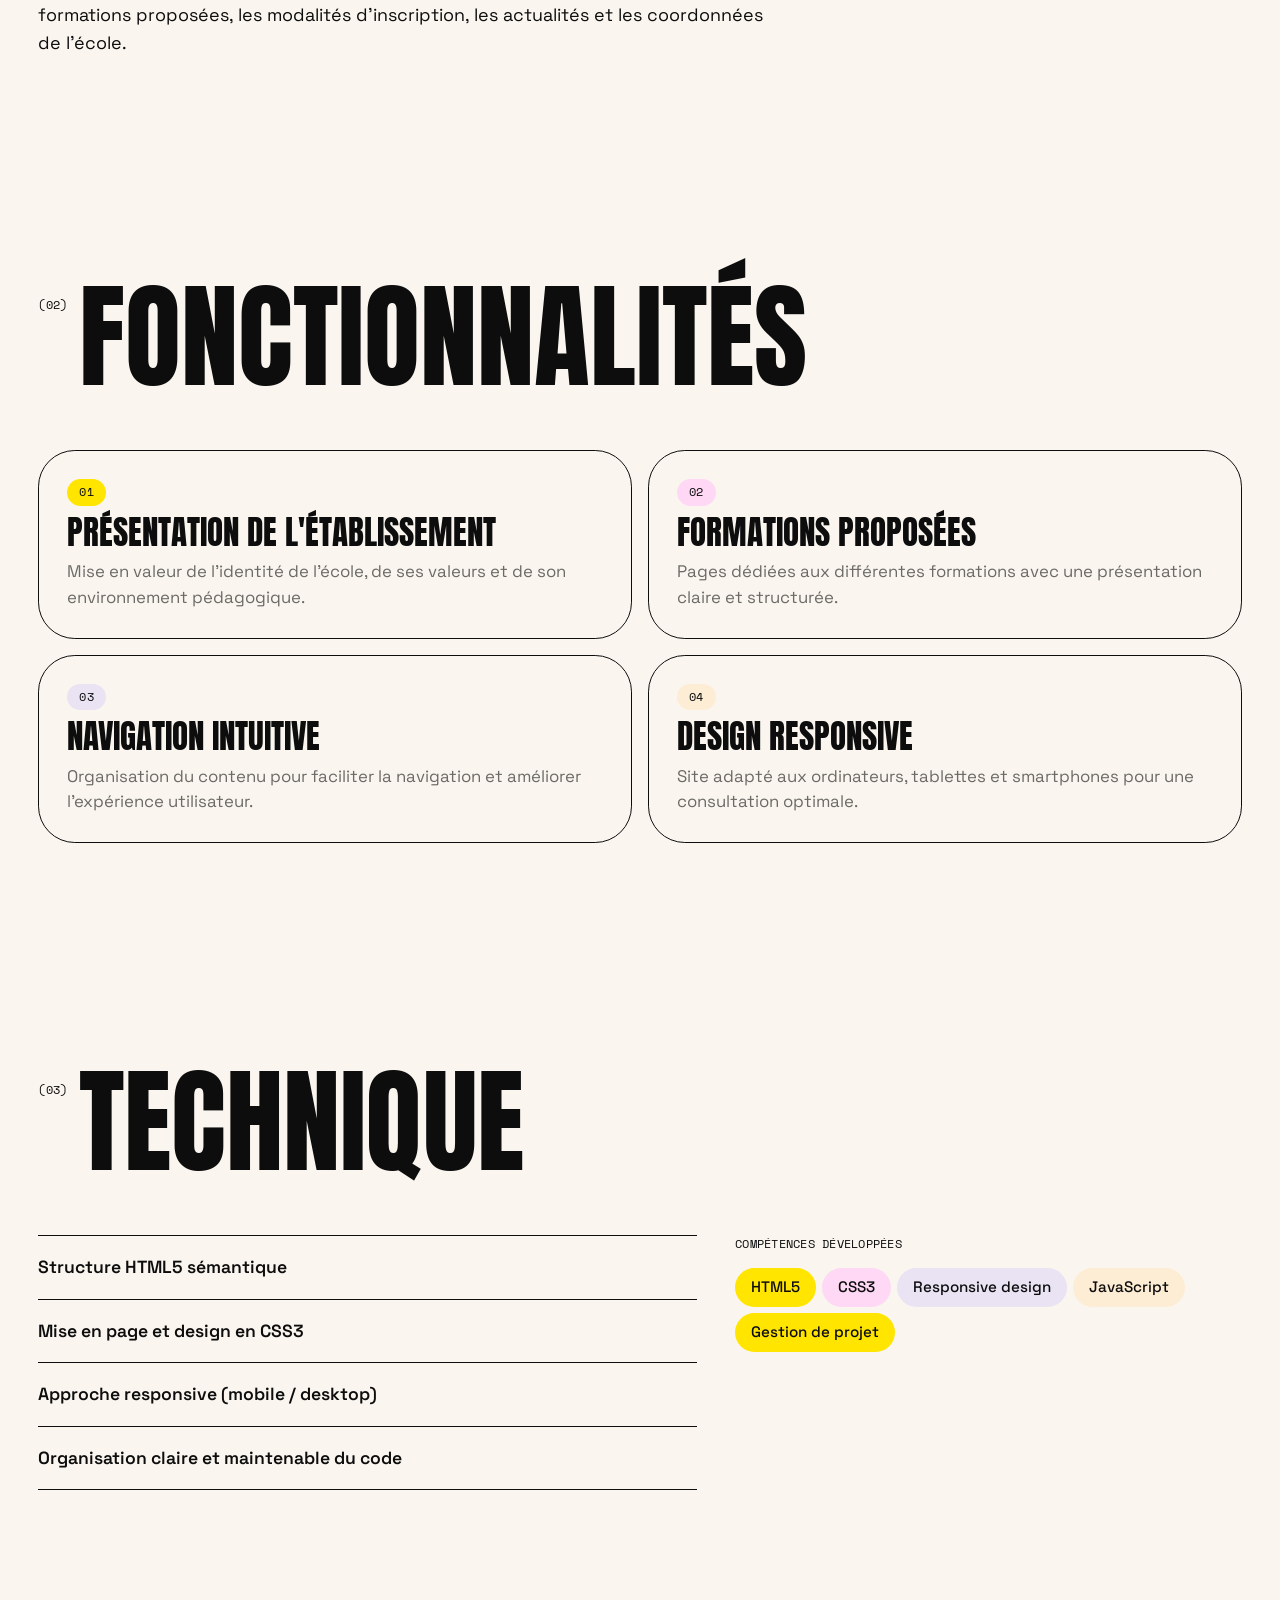
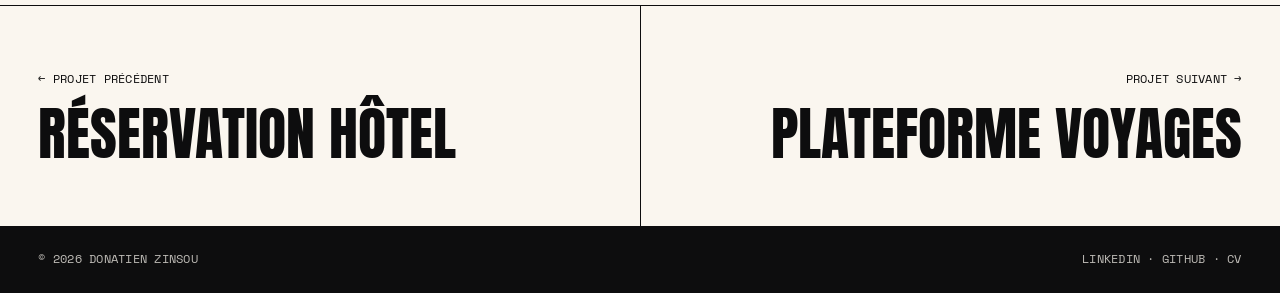
<file: projects/ecole.html>
<!DOCTYPE html>
<html lang="fr">

<head>
    <meta charset="UTF-8">
    <meta name="viewport" content="width=device-width, initial-scale=1.0">

    <title>Site de l'école | Donatien Zinsou</title>
    <meta name="description" content="Projet de site vitrine pour un établissement scolaire : présentation, formations, informations et accessibilité.">

    <link rel="canonical" href="https://donz572.github.io/Portfolio/projects/ecole.html">
    <link rel="icon" href="../assets/img/favicon.svg" type="image/svg+xml">
    <link rel="preconnect" href="https://fonts.googleapis.com">
    <link rel="preconnect" href="https://fonts.gstatic.com" crossorigin>
    <link rel="stylesheet" href="https://fonts.googleapis.com/css2?family=Anton&family=Space+Grotesk:wght@400;500;600;700&family=Space+Mono:wght@400;700&display=swap">
    <link rel="stylesheet" href="../assets/Css/studio.css">

    <script defer src="../assets/js/studio.js"></script>
</head>

<body>

    <header class="header">
        <a class="logo" href="../index.html" aria-label="Donatien Zinsou, accueil">
            <span>Donatien</span>
            <span>Zinsou</span>
        </a>

        <nav class="nav" aria-label="Navigation principale">
            <a href="../index.html#projects">Projets</a>
            <a href="../index.html#experience">Parcours</a>
            <a href="../index.html#skills">Savoir-faire</a>
            <a href="../index.html#contact">Contact</a>
        </nav>

        <div class="header-right">
            <a class="pill-btn" href="../index.html#projects">← Tous les projets</a>
        </div>
    </header>

    <main>

        <section class="p-hero">
            <nav class="p-switch" aria-label="Pages projets">
                <span class="mono">Pages projets :</span>
                <a href="voyages.html">Plateforme Voyages</a>
                <a href="hotel.html">Réservation Hôtel</a>
                <a href="ecole.html" aria-current="page">Site de l'école</a>
            </nav>
            <p class="mono">Projet 03 / 03 · Développement web</p>
            <h1 class="p-title">Site de l'école</h1>

            <div class="p-intro">
                <p class="p-lead">
                    Conception et réalisation d'un site vitrine destiné à présenter l'établissement, ses formations,
                    ses valeurs et les informations essentielles à destination des étudiants et visiteurs.
                </p>
                <ul class="tags">
                    <li class="t-yellow">HTML</li>
                    <li class="t-lilac">CSS</li>
                    <li class="t-pink">JavaScript</li>
                </ul>
            </div>

            <figure class="p-img">
                <img src="../assets/img/site-ecole.jpg" alt="Page d'accueil du site vitrine de l'établissement">
            </figure>
        </section>

        <section class="block">
            <header class="block-head">
                <span class="mono">(01)</span>
                <h2>Contexte</h2>
            </header>

            <div class="p-text">
                <p>
                    Ce projet a été réalisé dans le cadre de ma formation afin de répondre à un besoin réel :
                    offrir à l'établissement une <mark class="hl-yellow">présence en ligne moderne, claire et accessible</mark>.
                </p>
                <p>
                    Le site vitrine permet de centraliser les informations importantes telles que les formations proposées,
                    les modalités d'inscription, les actualités et les coordonnées de l'école.
                </p>
            </div>
        </section>

        <section class="block">
            <header class="block-head">
                <span class="mono">(02)</span>
                <h2>Fonctionnalités</h2>
            </header>

            <ul class="features">
                <li>
                    <span class="mono t-yellow">01</span>
                    <h3>Présentation de l'établissement</h3>
                    <p>Mise en valeur de l'identité de l'école, de ses valeurs et de son environnement pédagogique.</p>
                </li>
                <li>
                    <span class="mono t-pink">02</span>
                    <h3>Formations proposées</h3>
                    <p>Pages dédiées aux différentes formations avec une présentation claire et structurée.</p>
                </li>
                <li>
                    <span class="mono t-lilac">03</span>
                    <h3>Navigation intuitive</h3>
                    <p>Organisation du contenu pour faciliter la navigation et améliorer l'expérience utilisateur.</p>
                </li>
                <li>
                    <span class="mono t-peach">04</span>
                    <h3>Design responsive</h3>
                    <p>Site adapté aux ordinateurs, tablettes et smartphones pour une consultation optimale.</p>
                </li>
            </ul>
        </section>

        <section class="block">
            <header class="block-head">
                <span class="mono">(03)</span>
                <h2>Technique</h2>
            </header>

            <div class="p-tech">
                <div class="rows">
                    <div class="row">Structure HTML5 sémantique</div>
                    <div class="row">Mise en page et design en CSS3</div>
                    <div class="row">Approche responsive (mobile / desktop)</div>
                    <div class="row">Organisation claire et maintenable du code</div>
                </div>

                <div>
                    <p class="mono">Compétences développées</p>
                    <ul class="tags" style="margin-top: 14px">
                        <li class="t-yellow">HTML5</li>
                        <li class="t-pink">CSS3</li>
                        <li class="t-lilac">Responsive design</li>
                        <li class="t-peach">JavaScript</li>
                        <li class="t-yellow">Gestion de projet</li>
                    </ul>
                </div>
            </div>
        </section>

        <nav class="p-nav" aria-label="Navigation entre projets">
            <a href="hotel.html">
                <span class="mono">← Projet précédent</span>
                <strong>Réservation Hôtel</strong>
            </a>
            <a href="voyages.html">
                <span class="mono">Projet suivant →</span>
                <strong>Plateforme Voyages</strong>
            </a>
        </nav>

    </main>

    <footer class="p-footer">
        <div class="footer-bar">
            <span class="mono">© 2026 Donatien Zinsou</span>
            <span class="mono">
                <a href="https://www.linkedin.com/in/donatien-zinsou/" target="_blank" rel="noopener noreferrer">LinkedIn</a> ·
                <a href="https://github.com/DonZ572" target="_blank" rel="noopener noreferrer">GitHub</a> ·
                <a href="../assets/cv/cv.pdf" target="_blank" rel="noopener noreferrer">CV</a>
            </span>
        </div>
    </footer>

</body>

</html>
</file>
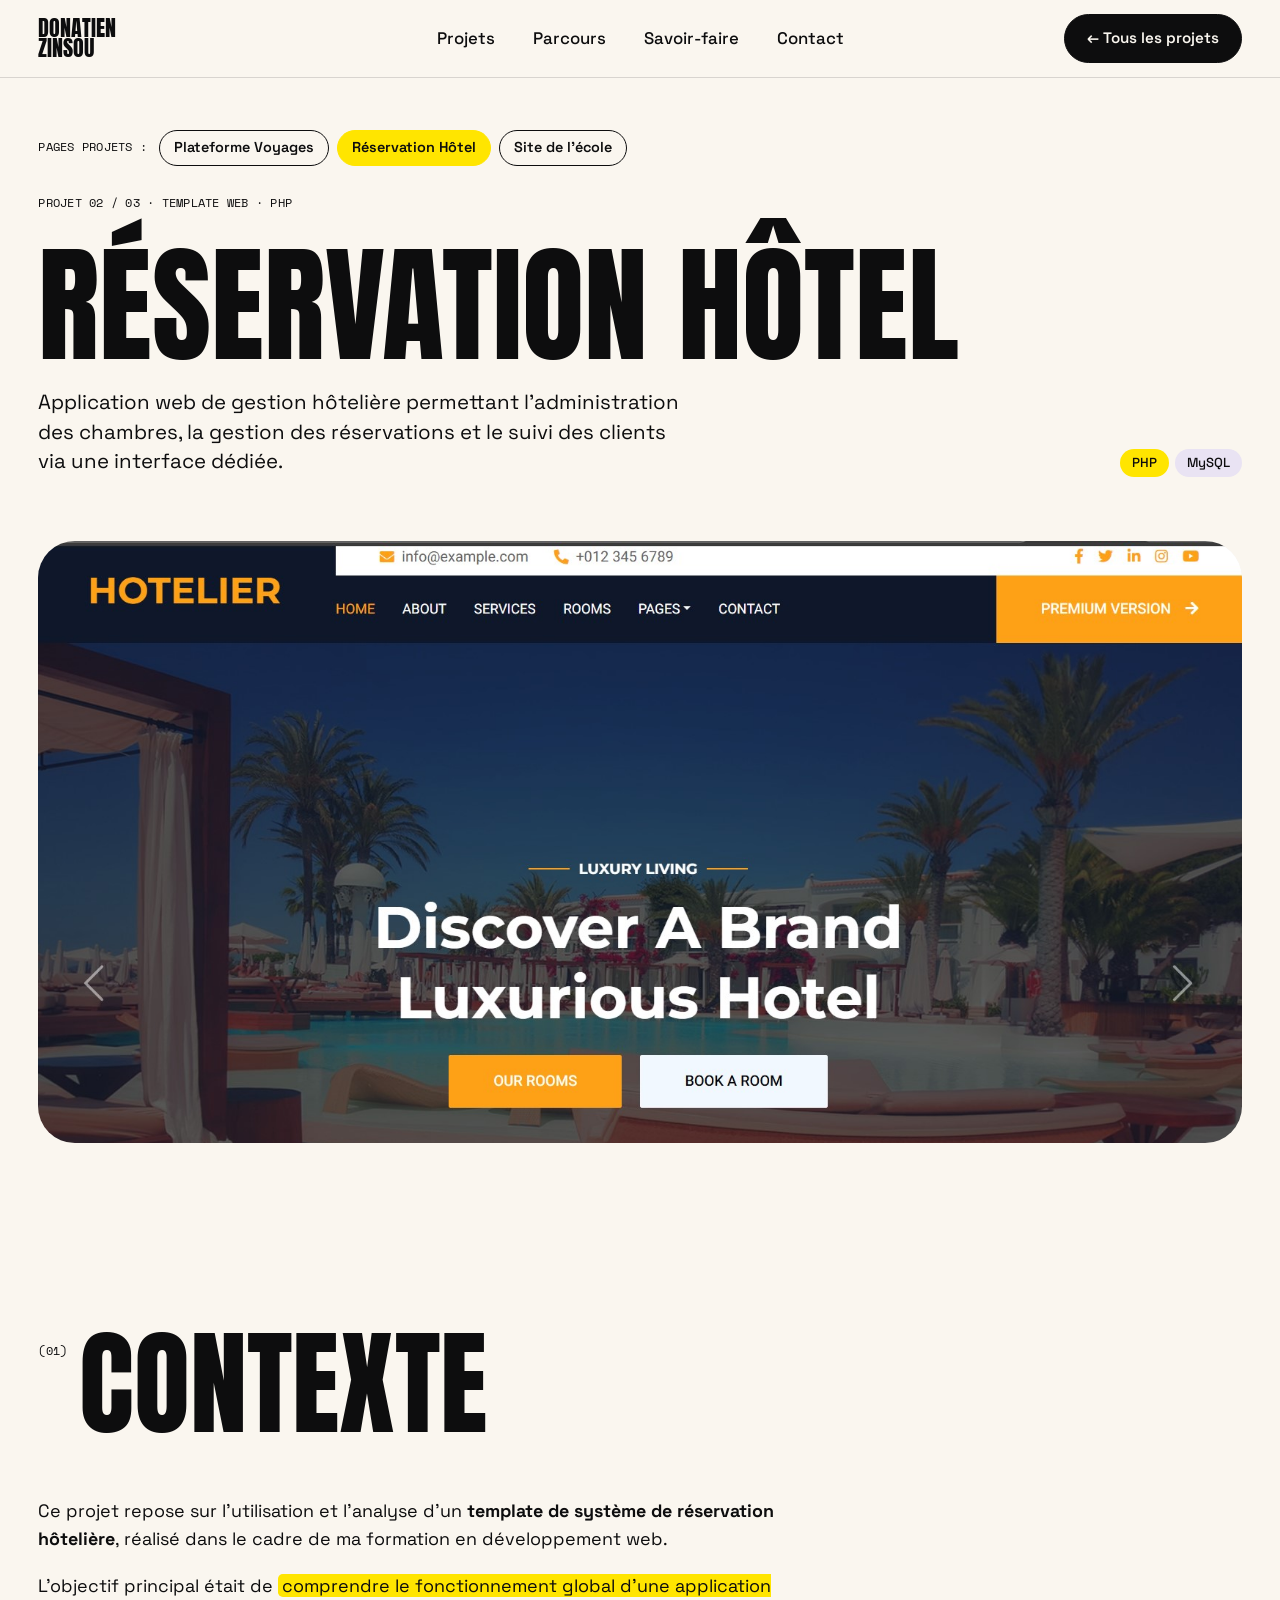
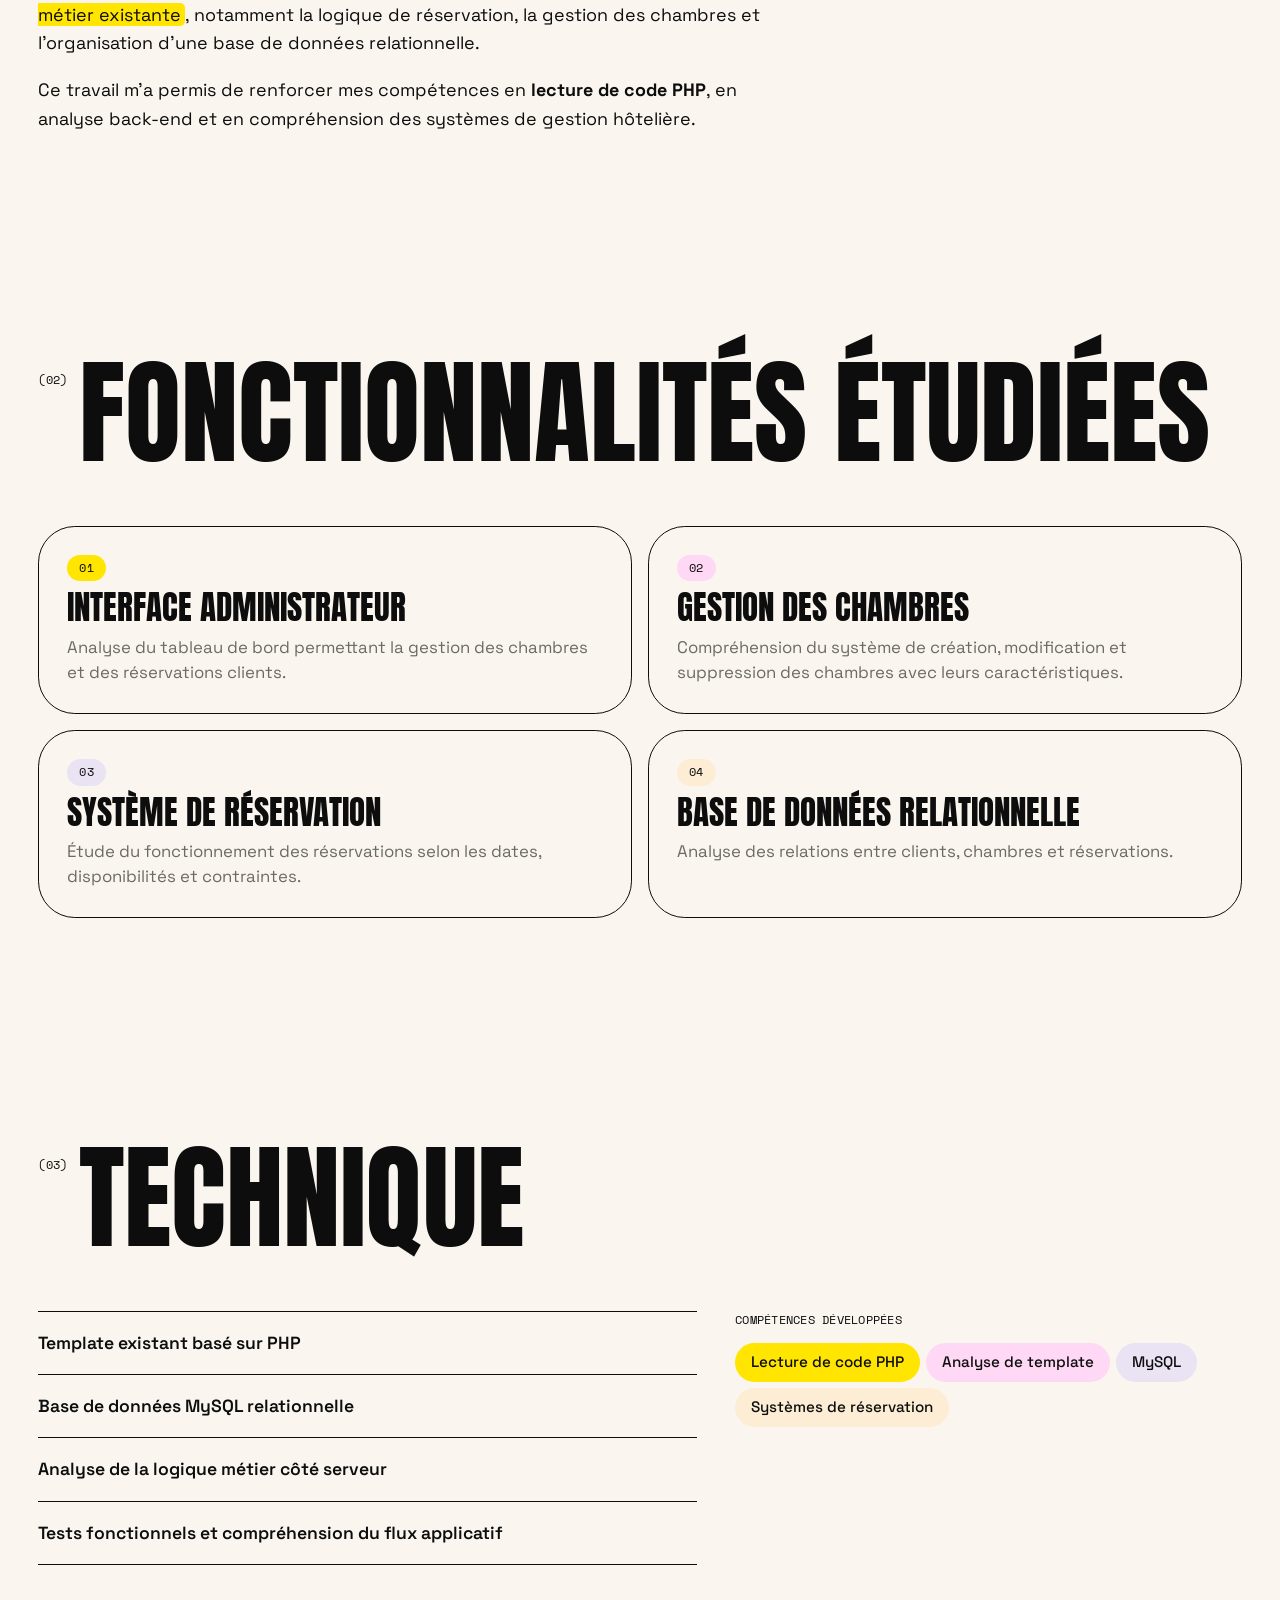
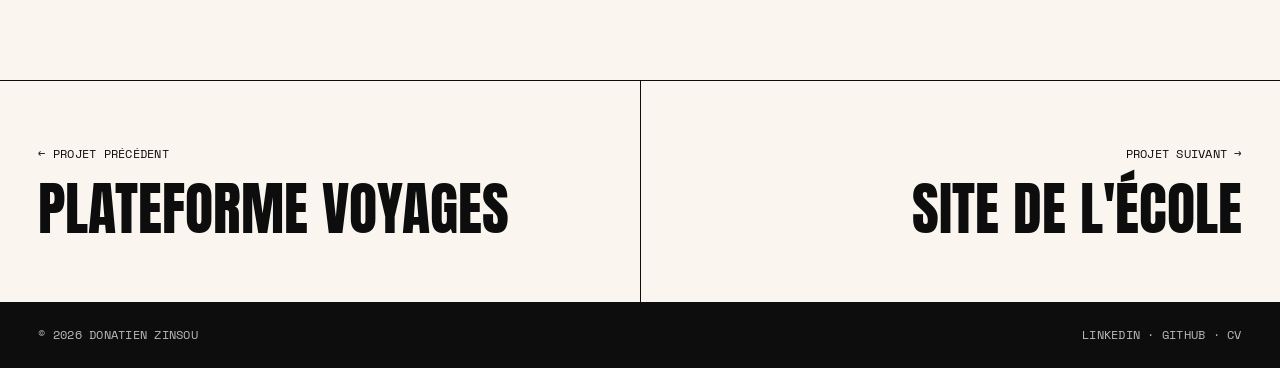
<file: projects/hotel.html>
<!DOCTYPE html>
<html lang="fr">

<head>
    <meta charset="UTF-8">
    <meta name="viewport" content="width=device-width, initial-scale=1.0">

    <title>Réservation Hôtel | Donatien Zinsou</title>
    <meta name="description" content="Projet de système de réservation hôtelière — PHP, MySQL.">

    <link rel="canonical" href="https://donz572.github.io/Portfolio/projects/hotel.html">
    <link rel="icon" href="../assets/img/favicon.svg" type="image/svg+xml">
    <link rel="preconnect" href="https://fonts.googleapis.com">
    <link rel="preconnect" href="https://fonts.gstatic.com" crossorigin>
    <link rel="stylesheet" href="https://fonts.googleapis.com/css2?family=Anton&family=Space+Grotesk:wght@400;500;600;700&family=Space+Mono:wght@400;700&display=swap">
    <link rel="stylesheet" href="../assets/Css/studio.css">

    <script defer src="../assets/js/studio.js"></script>
</head>

<body>

    <header class="header">
        <a class="logo" href="../index.html" aria-label="Donatien Zinsou, accueil">
            <span>Donatien</span>
            <span>Zinsou</span>
        </a>

        <nav class="nav" aria-label="Navigation principale">
            <a href="../index.html#projects">Projets</a>
            <a href="../index.html#experience">Parcours</a>
            <a href="../index.html#skills">Savoir-faire</a>
            <a href="../index.html#contact">Contact</a>
        </nav>

        <div class="header-right">
            <a class="pill-btn" href="../index.html#projects">← Tous les projets</a>
        </div>
    </header>

    <main>

        <section class="p-hero">
            <nav class="p-switch" aria-label="Pages projets">
                <span class="mono">Pages projets :</span>
                <a href="voyages.html">Plateforme Voyages</a>
                <a href="hotel.html" aria-current="page">Réservation Hôtel</a>
                <a href="ecole.html">Site de l'école</a>
            </nav>
            <p class="mono">Projet 02 / 03 · Template web · PHP</p>
            <h1 class="p-title">Réservation Hôtel</h1>

            <div class="p-intro">
                <p class="p-lead">
                    Application web de gestion hôtelière permettant l'administration des chambres,
                    la gestion des réservations et le suivi des clients via une interface dédiée.
                </p>
                <ul class="tags">
                    <li class="t-yellow">PHP</li>
                    <li class="t-lilac">MySQL</li>
                </ul>
            </div>

            <figure class="p-img">
                <img src="../assets/img/hotel.jpg" alt="Page d'accueil du système de réservation hôtelière">
            </figure>
        </section>

        <section class="block">
            <header class="block-head">
                <span class="mono">(01)</span>
                <h2>Contexte</h2>
            </header>

            <div class="p-text">
                <p>
                    Ce projet repose sur l'utilisation et l'analyse d'un
                    <strong>template de système de réservation hôtelière</strong>,
                    réalisé dans le cadre de ma formation en développement web.
                </p>
                <p>
                    L'objectif principal était de <mark class="hl-yellow">comprendre le fonctionnement global d'une application métier existante</mark>,
                    notamment la logique de réservation, la gestion des chambres et l'organisation d'une base de données relationnelle.
                </p>
                <p>
                    Ce travail m'a permis de renforcer mes compétences en <strong>lecture de code PHP</strong>,
                    en analyse back-end et en compréhension des systèmes de gestion hôtelière.
                </p>
            </div>
        </section>

        <section class="block">
            <header class="block-head">
                <span class="mono">(02)</span>
                <h2>Fonctionnalités étudiées</h2>
            </header>

            <ul class="features">
                <li>
                    <span class="mono t-yellow">01</span>
                    <h3>Interface administrateur</h3>
                    <p>Analyse du tableau de bord permettant la gestion des chambres et des réservations clients.</p>
                </li>
                <li>
                    <span class="mono t-pink">02</span>
                    <h3>Gestion des chambres</h3>
                    <p>Compréhension du système de création, modification et suppression des chambres avec leurs caractéristiques.</p>
                </li>
                <li>
                    <span class="mono t-lilac">03</span>
                    <h3>Système de réservation</h3>
                    <p>Étude du fonctionnement des réservations selon les dates, disponibilités et contraintes.</p>
                </li>
                <li>
                    <span class="mono t-peach">04</span>
                    <h3>Base de données relationnelle</h3>
                    <p>Analyse des relations entre clients, chambres et réservations.</p>
                </li>
            </ul>
        </section>

        <section class="block">
            <header class="block-head">
                <span class="mono">(03)</span>
                <h2>Technique</h2>
            </header>

            <div class="p-tech">
                <div class="rows">
                    <div class="row">Template existant basé sur PHP</div>
                    <div class="row">Base de données MySQL relationnelle</div>
                    <div class="row">Analyse de la logique métier côté serveur</div>
                    <div class="row">Tests fonctionnels et compréhension du flux applicatif</div>
                </div>

                <div>
                    <p class="mono">Compétences développées</p>
                    <ul class="tags" style="margin-top: 14px">
                        <li class="t-yellow">Lecture de code PHP</li>
                        <li class="t-pink">Analyse de template</li>
                        <li class="t-lilac">MySQL</li>
                        <li class="t-peach">Systèmes de réservation</li>
                    </ul>
                </div>
            </div>
        </section>

        <nav class="p-nav" aria-label="Navigation entre projets">
            <a href="voyages.html">
                <span class="mono">← Projet précédent</span>
                <strong>Plateforme Voyages</strong>
            </a>
            <a href="ecole.html">
                <span class="mono">Projet suivant →</span>
                <strong>Site de l'école</strong>
            </a>
        </nav>

    </main>

    <footer class="p-footer">
        <div class="footer-bar">
            <span class="mono">© 2026 Donatien Zinsou</span>
            <span class="mono">
                <a href="https://www.linkedin.com/in/donatien-zinsou/" target="_blank" rel="noopener noreferrer">LinkedIn</a> ·
                <a href="https://github.com/DonZ572" target="_blank" rel="noopener noreferrer">GitHub</a> ·
                <a href="../assets/cv/cv.pdf" target="_blank" rel="noopener noreferrer">CV</a>
            </span>
        </div>
    </footer>

</body>

</html>
</file>
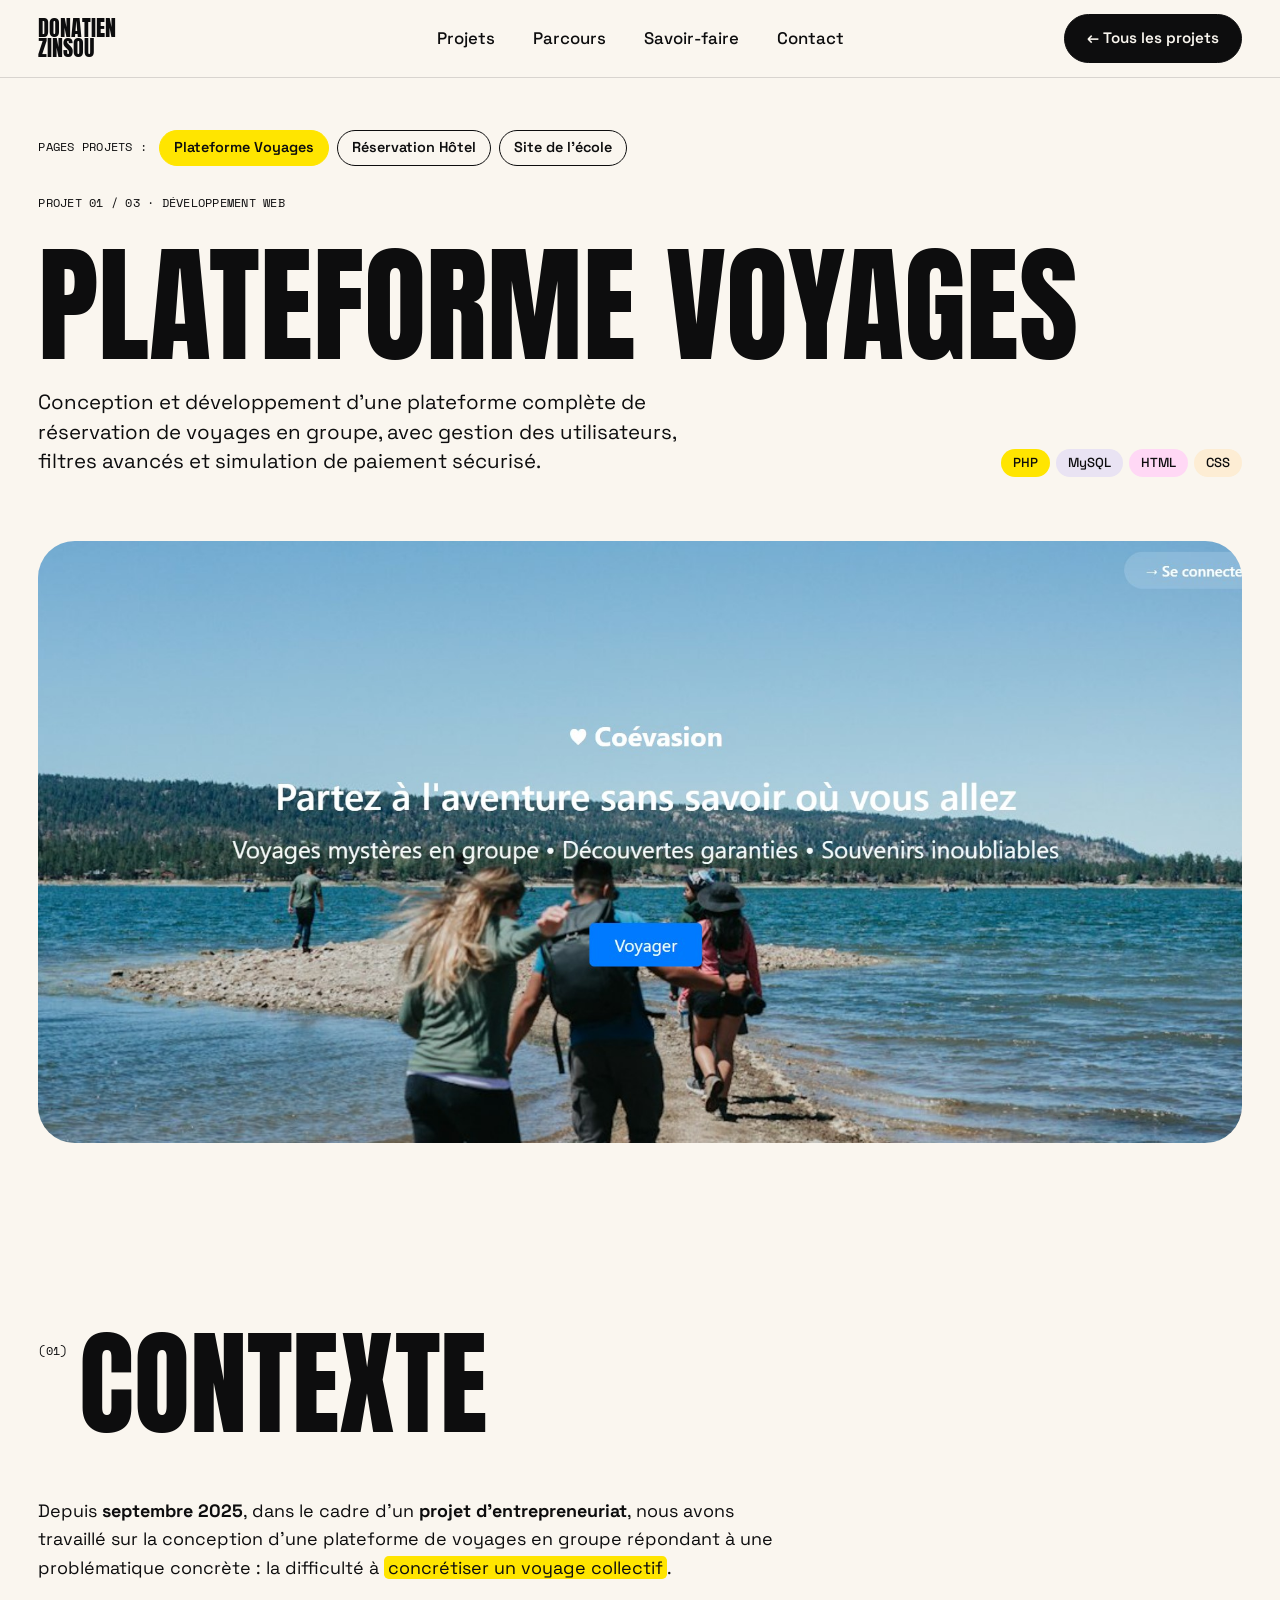
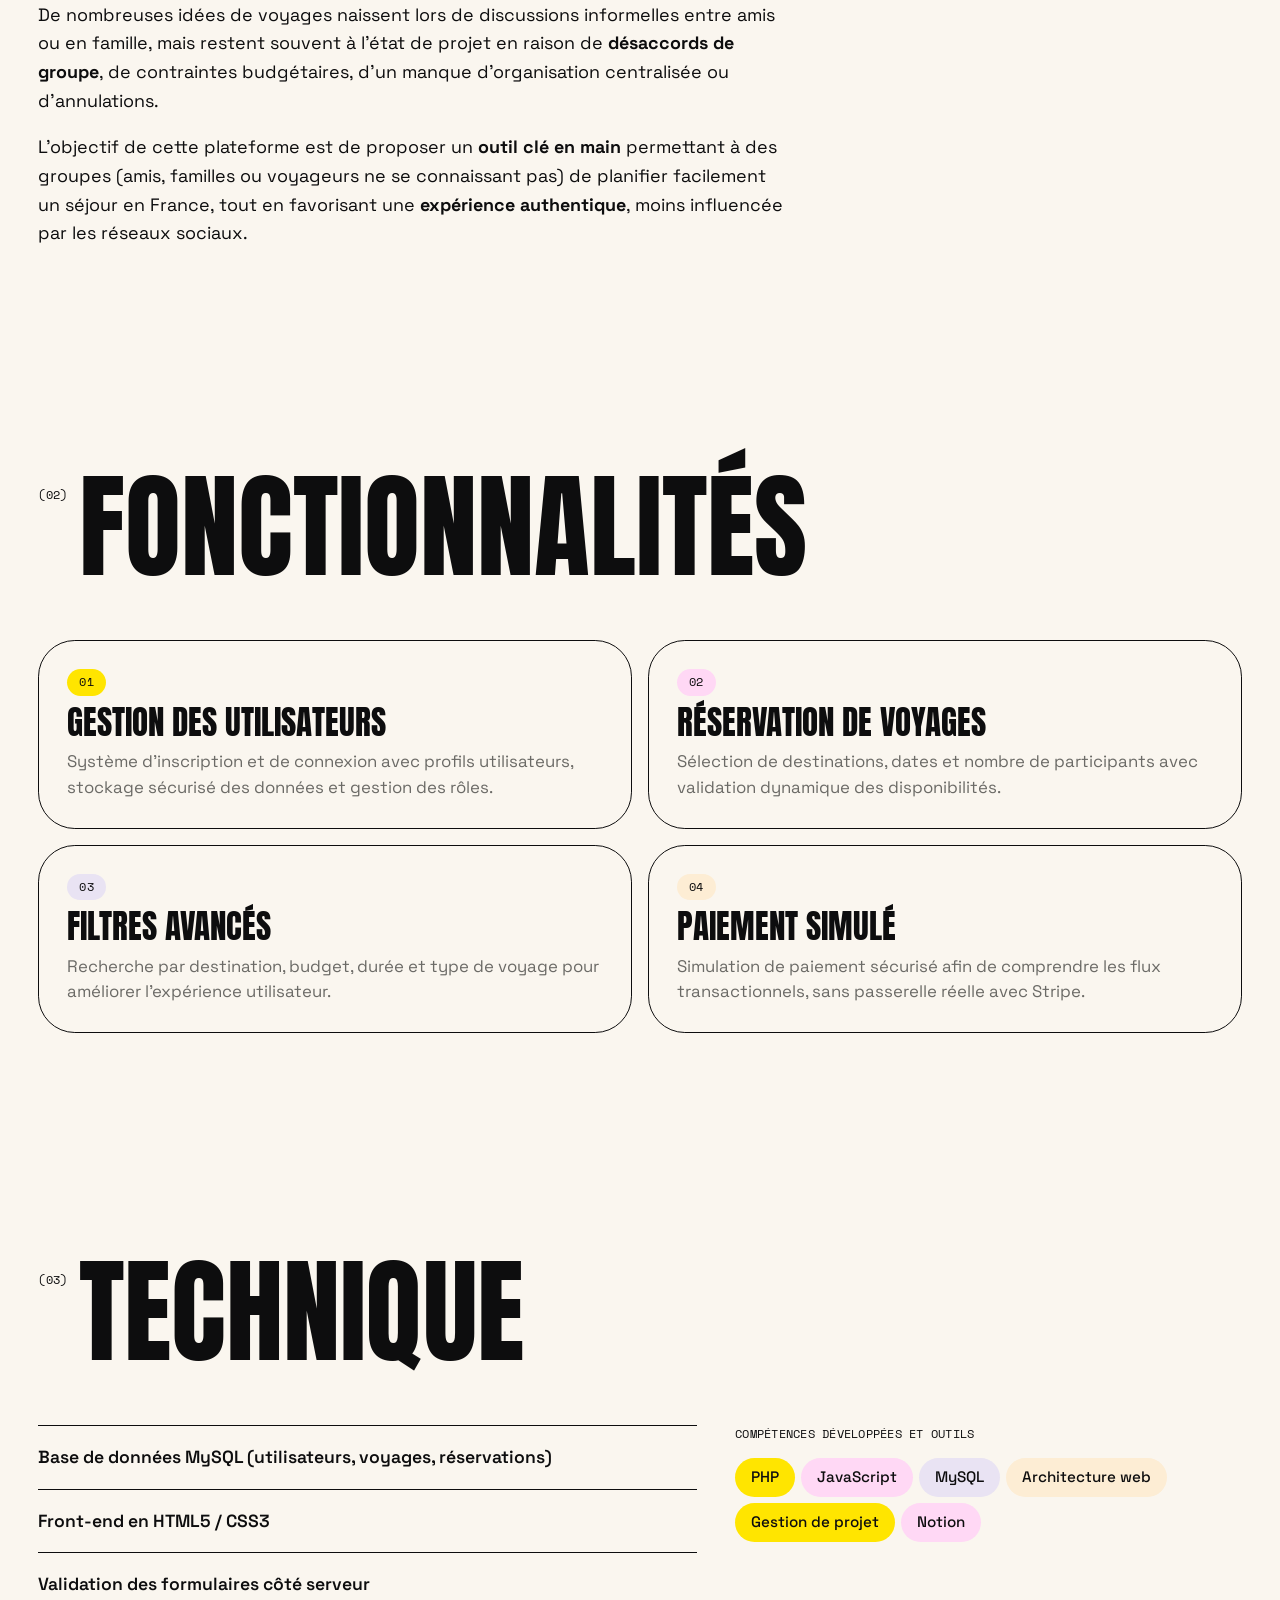
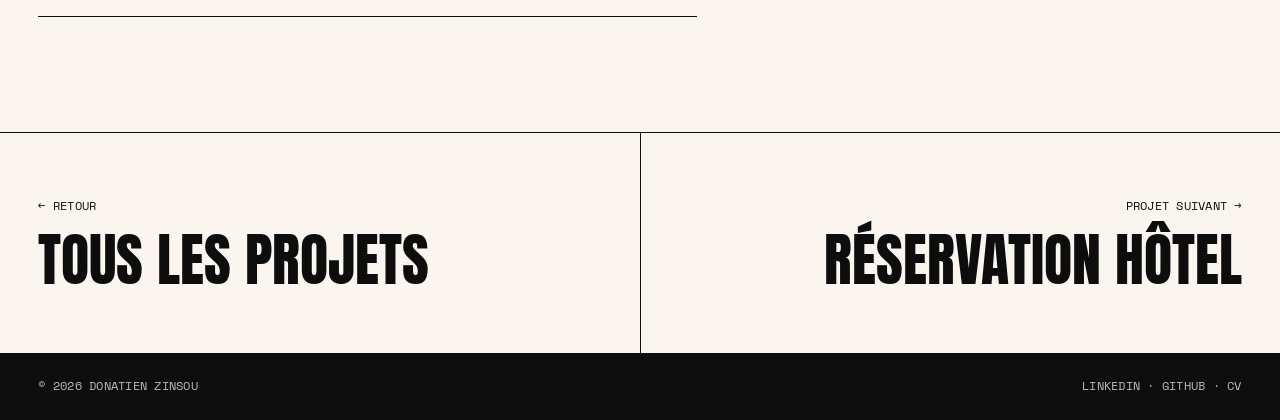
<file: projects/voyages.html>
<!DOCTYPE html>
<html lang="fr">

<head>
    <meta charset="UTF-8">
    <meta name="viewport" content="width=device-width, initial-scale=1.0">

    <title>Plateforme Voyages | Donatien Zinsou</title>
    <meta name="description" content="Projet de plateforme de réservation de voyages en groupe — PHP, MySQL, HTML, CSS.">

    <link rel="canonical" href="https://donz572.github.io/Portfolio/projects/voyages.html">
    <link rel="icon" href="../assets/img/favicon.svg" type="image/svg+xml">
    <link rel="preconnect" href="https://fonts.googleapis.com">
    <link rel="preconnect" href="https://fonts.gstatic.com" crossorigin>
    <link rel="stylesheet" href="https://fonts.googleapis.com/css2?family=Anton&family=Space+Grotesk:wght@400;500;600;700&family=Space+Mono:wght@400;700&display=swap">
    <link rel="stylesheet" href="../assets/Css/studio.css">

    <script defer src="../assets/js/studio.js"></script>
</head>

<body>

    <header class="header">
        <a class="logo" href="../index.html" aria-label="Donatien Zinsou, accueil">
            <span>Donatien</span>
            <span>Zinsou</span>
        </a>

        <nav class="nav" aria-label="Navigation principale">
            <a href="../index.html#projects">Projets</a>
            <a href="../index.html#experience">Parcours</a>
            <a href="../index.html#skills">Savoir-faire</a>
            <a href="../index.html#contact">Contact</a>
        </nav>

        <div class="header-right">
            <a class="pill-btn" href="../index.html#projects">← Tous les projets</a>
        </div>
    </header>

    <main>

        <section class="p-hero">
            <nav class="p-switch" aria-label="Pages projets">
                <span class="mono">Pages projets :</span>
                <a href="voyages.html" aria-current="page">Plateforme Voyages</a>
                <a href="hotel.html">Réservation Hôtel</a>
                <a href="ecole.html">Site de l'école</a>
            </nav>
            <p class="mono">Projet 01 / 03 · Développement web</p>
            <h1 class="p-title">Plateforme Voyages</h1>

            <div class="p-intro">
                <p class="p-lead">
                    Conception et développement d'une plateforme complète de réservation de voyages en groupe,
                    avec gestion des utilisateurs, filtres avancés et simulation de paiement sécurisé.
                </p>
                <ul class="tags">
                    <li class="t-yellow">PHP</li>
                    <li class="t-lilac">MySQL</li>
                    <li class="t-pink">HTML</li>
                    <li class="t-peach">CSS</li>
                </ul>
            </div>

            <figure class="p-img">
                <img src="../assets/img/projet1.jpg" alt="Page d'accueil de la plateforme Voyages">
            </figure>
        </section>

        <section class="block">
            <header class="block-head">
                <span class="mono">(01)</span>
                <h2>Contexte</h2>
            </header>

            <div class="p-text">
                <p>
                    Depuis <strong>septembre 2025</strong>, dans le cadre d'un <strong>projet d'entrepreneuriat</strong>,
                    nous avons travaillé sur la conception d'une plateforme de voyages en groupe répondant à une
                    problématique concrète : la difficulté à <mark class="hl-yellow">concrétiser un voyage collectif</mark>.
                </p>
                <p>
                    De nombreuses idées de voyages naissent lors de discussions informelles entre amis ou en famille,
                    mais restent souvent à l'état de projet en raison de <strong>désaccords de groupe</strong>, de contraintes
                    budgétaires, d'un manque d'organisation centralisée ou d'annulations.
                </p>
                <p>
                    L'objectif de cette plateforme est de proposer un <strong>outil clé en main</strong> permettant à des groupes
                    (amis, familles ou voyageurs ne se connaissant pas) de planifier facilement un séjour en France,
                    tout en favorisant une <strong>expérience authentique</strong>, moins influencée par les réseaux sociaux.
                </p>
            </div>
        </section>

        <section class="block">
            <header class="block-head">
                <span class="mono">(02)</span>
                <h2>Fonctionnalités</h2>
            </header>

            <ul class="features">
                <li>
                    <span class="mono t-yellow">01</span>
                    <h3>Gestion des utilisateurs</h3>
                    <p>Système d'inscription et de connexion avec profils utilisateurs, stockage sécurisé des données et gestion des rôles.</p>
                </li>
                <li>
                    <span class="mono t-pink">02</span>
                    <h3>Réservation de voyages</h3>
                    <p>Sélection de destinations, dates et nombre de participants avec validation dynamique des disponibilités.</p>
                </li>
                <li>
                    <span class="mono t-lilac">03</span>
                    <h3>Filtres avancés</h3>
                    <p>Recherche par destination, budget, durée et type de voyage pour améliorer l'expérience utilisateur.</p>
                </li>
                <li>
                    <span class="mono t-peach">04</span>
                    <h3>Paiement simulé</h3>
                    <p>Simulation de paiement sécurisé afin de comprendre les flux transactionnels, sans passerelle réelle avec Stripe.</p>
                </li>
            </ul>
        </section>

        <section class="block">
            <header class="block-head">
                <span class="mono">(03)</span>
                <h2>Technique</h2>
            </header>

            <div class="p-tech">
                <div class="rows">
                    <div class="row">Base de données MySQL (utilisateurs, voyages, réservations)</div>
                    <div class="row">Front-end en HTML5 / CSS3</div>
                    <div class="row">Validation des formulaires côté serveur</div>
                </div>

                <div>
                    <p class="mono">Compétences développées et outils</p>
                    <ul class="tags" style="margin-top: 14px">
                        <li class="t-yellow">PHP</li>
                        <li class="t-pink">JavaScript</li>
                        <li class="t-lilac">MySQL</li>
                        <li class="t-peach">Architecture web</li>
                        <li class="t-yellow">Gestion de projet</li>
                        <li class="t-pink">Notion</li>
                    </ul>
                </div>
            </div>
        </section>

        <nav class="p-nav" aria-label="Navigation entre projets">
            <a href="../index.html#projects">
                <span class="mono">← Retour</span>
                <strong>Tous les projets</strong>
            </a>
            <a href="hotel.html">
                <span class="mono">Projet suivant →</span>
                <strong>Réservation Hôtel</strong>
            </a>
        </nav>

    </main>

    <footer class="p-footer">
        <div class="footer-bar">
            <span class="mono">© 2026 Donatien Zinsou</span>
            <span class="mono">
                <a href="https://www.linkedin.com/in/donatien-zinsou/" target="_blank" rel="noopener noreferrer">LinkedIn</a> ·
                <a href="https://github.com/DonZ572" target="_blank" rel="noopener noreferrer">GitHub</a> ·
                <a href="../assets/cv/cv.pdf" target="_blank" rel="noopener noreferrer">CV</a>
            </span>
        </div>
    </footer>

</body>

</html>
</file>
<file: assets/Css/studio.css>
/* ==========================================================
   PORTFOLIO DONATIEN ZINSOU — style « studio »
   Crème + noir, titres condensés géants, accents pastel,
   boutons pilule, terminal de commandes, nuage de mots.
   ========================================================== */

*,
*::before,
*::after {
    margin: 0;
    padding: 0;
    box-sizing: border-box;
}

:root {
    --cream: #faf6ef;
    --cream-2: #f1ede7;
    --black: #0d0d0e;
    --black-2: #1c1c1e;
    --grey: #6b6a66;
    --line: rgba(13, 13, 14, 0.14);

    --yellow: #ffe500;
    --yellow-soft: #fff490;
    --pink: #ffd8f5;
    --lilac: #e9e3f3;
    --peach: #fdedd4;

    --display: "Anton", "Impact", sans-serif;
    --text: "Space Grotesk", system-ui, sans-serif;
    --mono: "Space Mono", ui-monospace, monospace;

    --pad: clamp(16px, 3vw, 40px);
    --radius: 2.3rem;
    --ease: cubic-bezier(0.65, 0, 0.35, 1);
    --ease-out: cubic-bezier(0.2, 0.8, 0.2, 1);
}

html {
    scroll-behavior: smooth;
    transition: filter 0.4s;
}

/* Effets du terminal */
html.fx-bw {
    filter: grayscale(1);
}

html.fx-negative {
    filter: invert(1) hue-rotate(180deg);
}

body {
    font-family: var(--text);
    font-size: 1.05rem;
    line-height: 1.5;
    color: var(--black);
    background: var(--cream);
    -webkit-font-smoothing: antialiased;
}

img {
    display: block;
    max-width: 100%;
}

a {
    color: inherit;
    text-decoration: none;
}

ul,
ol {
    list-style: none;
}

button {
    font: inherit;
    color: inherit;
}

::selection {
    background: var(--yellow);
    color: var(--black);
}

:focus-visible {
    outline: 2px solid var(--black);
    outline-offset: 3px;
}

kbd {
    display: inline-grid;
    place-items: center;
    min-width: 1.5em;
    padding: 0 0.3em;
    font-family: var(--mono);
    font-size: 0.85em;
    border: 1px solid currentColor;
    border-radius: 0.3rem;
}

.mono {
    font-family: var(--mono);
    font-size: 0.78rem;
    letter-spacing: 0.02em;
    text-transform: uppercase;
}

/* Pastilles pastel */
.t-yellow.t-yellow { background: var(--yellow); }
.t-pink.t-pink { background: var(--pink); }
.t-lilac.t-lilac { background: var(--lilac); }
.t-peach.t-peach { background: var(--peach); }

.pill-btn {
    display: inline-flex;
    align-items: center;
    justify-content: center;
    gap: 8px;
    padding: 12px 22px;
    font-size: 0.95rem;
    font-weight: 600;
    background: transparent;
    border: 1.5px solid var(--black);
    border-radius: 99rem;
    cursor: pointer;
    transition: background 0.25s, color 0.25s, transform 0.25s var(--ease-out);
}

.pill-btn:hover {
    background: var(--black);
    color: var(--cream);
}

.pill-dark {
    background: var(--black);
    color: var(--cream);
}

.pill-dark:hover {
    background: var(--yellow);
    color: var(--black);
    border-color: var(--yellow);
}

.tags {
    display: flex;
    flex-wrap: wrap;
    gap: 6px;
}

.tags li {
    padding: 4px 12px;
    font-size: 0.82rem;
    font-weight: 500;
    border-radius: 99rem;
    background: var(--cream-2);
}

/* ---------- Loader ---------- */

.loader {
    display: none;
}

.js .loader {
    position: fixed;
    inset: 0;
    z-index: 300;
    display: flex;
    flex-direction: column;
    justify-content: center;
    align-items: center;
    background: var(--black);
    color: var(--cream);
    font-family: var(--display);
    font-size: clamp(3rem, 12vw, 10rem);
    line-height: 0.9;
    text-transform: uppercase;
    transition: transform 0.8s var(--ease);
}

.loader span {
    opacity: 0;
    animation: blink-in 0.9s steps(1) forwards;
}

.loader span:nth-child(2) { animation-delay: 0.25s; }
.loader span:nth-child(3) { animation-delay: 0.5s; color: var(--yellow); }

@keyframes blink-in {
    0% { opacity: 0; }
    20% { opacity: 1; }
    30% { opacity: 0; }
    45%, 100% { opacity: 1; }
}

.loader.done {
    transform: translateY(-100%);
}

/* ---------- En-tête ---------- */

.header {
    position: fixed;
    inset: 0 0 auto 0;
    z-index: 100;
    display: grid;
    grid-template-columns: 1fr auto 1fr;
    align-items: center;
    gap: 16px;
    padding: 14px var(--pad);
    color: var(--black);
    background: rgba(250, 246, 239, 0.92);
    backdrop-filter: blur(10px);
    border-bottom: 1.5px solid var(--line);
}

.logo {
    display: flex;
    flex-direction: column;
    font-family: var(--display);
    font-size: 1.35rem;
    line-height: 0.95;
    text-transform: uppercase;
}

.nav {
    display: flex;
    gap: 4px;
}

.nav a {
    padding: 8px 16px;
    font-weight: 500;
    border: 1.5px solid transparent;
    border-radius: 99rem;
    transition: border-color 0.2s;
}

.nav a:hover {
    border-color: currentColor;
}

.header-right {
    display: flex;
    justify-content: flex-end;
    align-items: center;
    gap: 16px;
}

.hint {
    font-size: 0.9rem;
    background: none;
    border: 0;
    cursor: pointer;
    opacity: 0.85;
}

.header .pill-btn {
    border-color: var(--black);
    background: var(--black);
    color: var(--cream);
}

.header .pill-btn:hover {
    background: var(--yellow);
    border-color: var(--yellow);
    color: var(--black);
}

/* ---------- Menu plein écran ---------- */

.menu {
    position: fixed;
    inset: 0;
    z-index: 150;
    display: flex;
    flex-direction: column;
    justify-content: space-between;
    padding: 18px var(--pad) 32px;
    color: var(--cream);
    background: var(--black);
}

.menu[hidden] {
    display: none;
}

.menu-top {
    display: flex;
    justify-content: space-between;
    align-items: center;
}

.menu-top .pill-btn {
    border-color: var(--cream);
}

.menu-top .pill-btn:hover {
    background: var(--cream);
    color: var(--black);
}

.menu-links {
    display: flex;
    flex-direction: column;
}

.menu-links a {
    font-family: var(--display);
    font-size: clamp(3rem, 11vw, 8rem);
    line-height: 0.95;
    text-transform: uppercase;
    transition: color 0.2s, padding 0.3s var(--ease-out);
}

.menu-links a:hover {
    color: var(--yellow);
    padding-left: 0.2em;
}

.menu-bottom {
    display: flex;
    flex-wrap: wrap;
    justify-content: space-between;
    align-items: flex-end;
    gap: 24px;
}

.menu-bottom div {
    display: flex;
    flex-direction: column;
    gap: 4px;
}

.menu-bottom .mono {
    opacity: 0.55;
}

.menu-bottom a:hover {
    color: var(--yellow);
}

.menu-bottom .pill-btn {
    border-color: var(--cream);
}

.menu-bottom .pill-btn:hover {
    background: var(--cream);
    color: var(--black);
}

/* ---------- Terminal ---------- */

.terminal {
    position: fixed;
    inset: 0;
    z-index: 200;
    display: grid;
    place-items: center;
    padding: 16px;
    background: rgba(13, 13, 14, 0.55);
    backdrop-filter: blur(6px);
}

.terminal[hidden] {
    display: none;
}

.terminal-box {
    width: min(640px, 100%);
    padding: 22px;
    color: var(--cream);
    background: var(--black);
    border-radius: 1.4rem;
    box-shadow: 0 30px 80px rgba(0, 0, 0, 0.4);
}

.terminal-head {
    display: flex;
    justify-content: space-between;
    align-items: center;
    margin-bottom: 18px;
    opacity: 0.7;
}

.terminal-x {
    font-family: var(--mono);
    font-size: 0.75rem;
    text-transform: uppercase;
    background: none;
    border: 1px solid currentColor;
    border-radius: 99rem;
    padding: 2px 10px;
    cursor: pointer;
}

.terminal-form {
    display: flex;
    align-items: center;
    gap: 10px;
    padding-bottom: 14px;
    border-bottom: 1px solid rgba(250, 246, 239, 0.2);
}

.terminal-prompt {
    font-family: var(--mono);
    font-size: 1.4rem;
    color: var(--yellow);
}

.terminal-form input {
    flex: 1;
    font-family: var(--mono);
    font-size: 1.3rem;
    color: var(--cream);
    background: none;
    border: 0;
    outline: none;
}

.terminal-form input::placeholder {
    color: rgba(250, 246, 239, 0.35);
}

.terminal-help {
    margin: 14px 0;
    font-size: 0.9rem;
    opacity: 0.6;
}

.terminal-cmds {
    display: flex;
    flex-wrap: wrap;
    gap: 8px;
}

.terminal-cmds button {
    padding: 6px 14px;
    font-family: var(--mono);
    font-size: 0.85rem;
    color: var(--cream);
    background: var(--black-2);
    border: 1px solid rgba(250, 246, 239, 0.15);
    border-radius: 99rem;
    cursor: pointer;
    transition: background 0.2s, color 0.2s;
}

.terminal-cmds button:hover,
.terminal-cmds button.is-match {
    color: var(--black);
    background: var(--yellow);
}

.terminal-out {
    min-height: 1.2em;
    margin-top: 14px;
    color: var(--yellow);
}

/* ---------- Hero ---------- */

.hero {
    position: relative;
    display: grid;
    grid-template-columns: 1fr minmax(240px, 30%);
    grid-template-rows: 1fr auto;
    gap: 32px var(--pad);
    min-height: min(100vh, 1000px);
    padding: 120px var(--pad) 32px;
}

.hero-title {
    align-self: end;
    font-family: var(--display);
    font-weight: 400;
    font-size: clamp(3.6rem, 10.5vw, 11.5rem);
    line-height: 0.94;
    letter-spacing: -0.01em;
    text-transform: uppercase;
}

.hero-title .line {
    display: block;
    overflow: hidden;
    padding-top: 0.1em;
    margin-top: -0.1em;
}

.hero-title .line > span {
    display: inline-block;
    transform: translateY(105%);
    transition: transform 0.9s var(--ease-out);
}

.hero-title .line:nth-child(2) > span { transition-delay: 0.08s; }
.hero-title .line:nth-child(3) > span { transition-delay: 0.16s; }
.hero-title .line:nth-child(4) > span { transition-delay: 0.24s; }

.ready .hero-title .line > span,
html:not(.js) .hero-title .line > span {
    transform: none;
}

.hero-title sup {
    font-size: 0.3em;
    vertical-align: top;
    line-height: 1;
}

.hero-title em {
    font-style: normal;
    color: transparent;
    -webkit-text-stroke: 2px var(--black);
}

.hero-photo {
    position: relative;
    align-self: end;
    aspect-ratio: 3 / 4;
    border-radius: var(--radius);
    background: var(--cream-2);
    transform: rotate(2deg);
}

.hero-photo img {
    width: 100%;
    height: 100%;
    object-fit: cover;
    object-position: center 18%;
    border-radius: inherit;
}

.sticker {
    position: absolute;
    padding: 8px 16px;
    font-weight: 700;
    font-size: 0.95rem;
    border-radius: 99rem;
    border: 1.5px solid var(--black);
    white-space: nowrap;
    box-shadow: 3px 3px 0 var(--black);
}

.sticker-yellow {
    top: 18px;
    left: -28px;
    background: var(--yellow);
    transform: rotate(-8deg);
}

.sticker-pink {
    bottom: 26px;
    right: -18px;
    background: var(--pink);
    transform: rotate(6deg);
}

.hero-foot {
    grid-column: 1 / -1;
    display: flex;
    justify-content: space-between;
    align-items: flex-end;
    gap: 24px;
    padding-top: 20px;
    border-top: 1.5px solid var(--black);
}

.say-hi {
    display: flex;
    align-items: center;
    gap: 16px;
}

.say-hi-label {
    position: relative;
    display: grid;
    overflow: hidden;
    padding: 12px 24px;
    font-weight: 700;
    color: var(--cream);
    background: var(--black);
    border-radius: 99rem;
}

.say-hi-label span {
    grid-area: 1 / 1;
    text-align: center;
    transition: transform 0.4s var(--ease);
}

.say-hi-label span:last-child {
    transform: translateY(140%);
    color: var(--yellow);
    visibility: hidden;
}

.say-hi:hover .say-hi-label span:first-child {
    transform: translateY(-140%);
}

.say-hi:hover .say-hi-label span:last-child,
.say-hi:focus-visible .say-hi-label span:last-child {
    transform: none;
    visibility: visible;
}

.say-hi:focus-visible .say-hi-label span:first-child {
    transform: translateY(-140%);
}

.say-hi-mail {
    font-weight: 500;
    text-decoration: underline;
    text-underline-offset: 4px;
}

/* ---------- Intro ---------- */

.intro {
    padding: clamp(80px, 12vw, 160px) var(--pad);
}

.intro-title {
    max-width: 18ch;
    font-family: var(--display);
    font-weight: 400;
    font-size: clamp(2.6rem, 6vw, 6rem);
    line-height: 1.04;
    text-transform: uppercase;
}

.intro-grid {
    display: grid;
    grid-template-columns: 1.2fr 1fr;
    gap: clamp(32px, 6vw, 96px);
    margin-top: clamp(40px, 6vw, 80px);
}

.intro-grid > p {
    font-size: clamp(1.15rem, 1.6vw, 1.45rem);
    line-height: 1.45;
}

mark {
    padding: 0 0.2em;
    color: inherit;
    border-radius: 0.3rem;
}

.hl-yellow {
    background: var(--yellow);
}

.facts div {
    display: grid;
    grid-template-columns: 110px 1fr;
    gap: 16px;
    padding: 14px 0;
    border-top: 1.5px solid var(--black);
}

.facts div:last-child {
    border-bottom: 1.5px solid var(--black);
}

.facts dt {
    padding-top: 3px;
    color: var(--grey);
}

.facts dd {
    font-weight: 600;
}

.intro-actions {
    display: flex;
    flex-wrap: wrap;
    gap: 12px;
    margin-top: 48px;
}

/* ---------- Blocs ---------- */

.block {
    padding: clamp(64px, 9vw, 120px) var(--pad);
}

.block-head {
    display: flex;
    align-items: flex-start;
    gap: 12px;
    margin-bottom: clamp(32px, 5vw, 64px);
}

.block-head h2 {
    font-family: var(--display);
    font-weight: 400;
    font-size: clamp(3.2rem, 9vw, 9rem);
    line-height: 0.85;
    text-transform: uppercase;
}

.block-head .mono {
    padding-top: 0.6em;
}

.block-dark {
    color: var(--cream);
    background: var(--black);
    border-radius: var(--radius) var(--radius) 0 0;
}

.block-dark + .block {
    border-radius: 0;
}

/* Projets */
.works {
    display: grid;
    grid-template-columns: 1fr 1fr;
    gap: var(--pad);
}

.work {
    display: flex;
    flex-direction: column;
    gap: 18px;
}

.work-img {
    aspect-ratio: 16 / 10;
    overflow: hidden;
    background: var(--cream-2);
    border-radius: var(--radius);
}

.work-img img {
    width: 100%;
    height: 100%;
    object-fit: cover;
    object-position: top center;
    transition: transform 0.8s var(--ease-out);
}

.work:hover .work-img img {
    transform: scale(1.04);
}

.work-info {
    display: flex;
    justify-content: space-between;
    align-items: flex-start;
    gap: 16px;
}

.work h3 {
    font-family: var(--display);
    font-weight: 400;
    font-size: clamp(2rem, 3.4vw, 3.2rem);
    line-height: 1;
    text-transform: uppercase;
}

.work-info p {
    margin-top: 4px;
    font-weight: 500;
    color: var(--grey);
}

.work-info .tags {
    justify-content: flex-end;
    max-width: 50%;
}

.work-desc {
    max-width: 60ch;
    color: var(--grey);
}

.works-small {
    display: grid;
    grid-template-columns: repeat(3, 1fr);
    gap: var(--pad);
    margin-top: clamp(48px, 6vw, 80px);
    padding-top: 28px;
    border-top: 1.5px solid var(--black);
}

.works-small a {
    display: flex;
    flex-direction: column;
    gap: 6px;
}

.works-small img {
    aspect-ratio: 16 / 10;
    width: 100%;
    margin-bottom: 10px;
    object-fit: cover;
    object-position: top center;
    border-radius: 1.2rem;
    filter: grayscale(1);
    transition: filter 0.4s;
}

.works-small a:hover img {
    filter: none;
}

.ws-title {
    font-size: 1.3rem;
    font-weight: 700;
}

.ws-desc {
    color: var(--grey);
    font-size: 0.95rem;
}

.works-small .mono {
    margin-top: 4px;
}

/* Lignes (parcours, formation) */
.rows {
    border-top: 1.5px solid var(--black);
}

.row {
    border-bottom: 1.5px solid var(--black);
}

.row summary,
.row-line {
    display: grid;
    grid-template-columns: 130px 1.6fr 1fr 170px 28px;
    align-items: center;
    gap: 20px;
    padding: 22px 0;
    list-style: none;
    cursor: pointer;
}

.row-line {
    grid-template-columns: 130px 1.6fr 1fr 170px;
    cursor: default;
}

.row summary::-webkit-details-marker {
    display: none;
}

.row-cat {
    justify-self: start;
    padding: 4px 12px;
    font-size: 0.8rem;
    font-weight: 600;
    border-radius: 99rem;
    background: var(--cream-2);
}

.row-title {
    font-size: clamp(1.15rem, 1.8vw, 1.6rem);
    font-weight: 700;
    line-height: 1.2;
    transition: transform 0.3s var(--ease-out);
}

.row summary:hover .row-title {
    transform: translateX(8px);
}

.row-org {
    color: var(--grey);
    font-weight: 500;
}

.row-date {
    text-align: right;
}

.row-plus {
    position: relative;
    width: 22px;
    height: 22px;
}

.row-plus::before,
.row-plus::after {
    content: "";
    position: absolute;
    top: 50%;
    left: 0;
    width: 100%;
    height: 2px;
    background: currentColor;
    transition: transform 0.3s var(--ease);
}

.row-plus::after {
    transform: rotate(90deg);
}

.row[open] .row-plus::after {
    transform: rotate(0);
}

.row-body {
    display: grid;
    gap: 6px;
    padding: 0 0 26px calc(130px + 20px);
    max-width: calc(130px + 20px + 70ch);
}

.row-body li,
.row-body ul li {
    position: relative;
    padding-left: 18px;
    color: var(--grey);
}

.row-body li::before {
    content: "→";
    position: absolute;
    left: 0;
    color: var(--black);
}

.row-body ul {
    display: grid;
    gap: 6px;
}

.row-stat {
    margin-bottom: 8px;
    font-size: 1.15rem;
}

.row-stat strong {
    padding: 0 0.25em;
    background: var(--yellow);
    border-radius: 0.3rem;
}

.certs {
    display: flex;
    flex-wrap: wrap;
    align-items: center;
    gap: 16px;
    margin-top: 36px;
}

.certs .tags li {
    padding: 8px 16px;
    font-size: 0.92rem;
}

/* Savoir-faire */
.services {
    border-top: 1.5px solid rgba(250, 246, 239, 0.3);
}

.services li {
    display: grid;
    grid-template-columns: 70px 1fr 1fr;
    grid-template-areas:
        "num title tags"
        "num desc tags";
    column-gap: 24px;
    padding: 30px 0;
    border-bottom: 1.5px solid rgba(250, 246, 239, 0.3);
    transition: color 0.3s;
}

.services .mono {
    grid-area: num;
    padding-top: 0.8em;
    opacity: 0.6;
}

.services h3 {
    grid-area: title;
    font-family: var(--display);
    font-weight: 400;
    font-size: clamp(2rem, 4.4vw, 4.2rem);
    line-height: 1;
    text-transform: uppercase;
    transition: color 0.3s;
}

.services li:hover h3 {
    color: var(--yellow);
}

.services p {
    grid-area: desc;
    margin-top: 8px;
    opacity: 0.7;
}

.services .tags {
    grid-area: tags;
    align-content: center;
    justify-content: flex-end;
}

.services .tags li {
    display: block;
    padding: 6px 14px;
    color: var(--cream);
    background: var(--black-2);
    border: 1px solid rgba(250, 246, 239, 0.2);
}

/* Hors cadre */
.stickers {
    display: flex;
    flex-wrap: wrap;
    gap: 14px;
}

.stickers li {
    padding: 14px 28px;
    font-family: var(--display);
    font-size: clamp(1.8rem, 4vw, 3.4rem);
    line-height: 1;
    text-transform: uppercase;
    border: 1.5px solid var(--black);
    border-radius: 99rem;
    transition: transform 0.3s var(--ease-out);
}

.stickers li:nth-child(odd) { transform: rotate(-2deg); }
.stickers li:nth-child(even) { transform: rotate(2deg); }

.stickers li:hover {
    transform: rotate(0) scale(1.05);
}

/* ---------- Contact ---------- */

.contact {
    padding: clamp(80px, 10vw, 140px) var(--pad);
    color: var(--cream);
    background: var(--black);
}

.contact-title {
    font-family: var(--display);
    font-weight: 400;
    font-size: clamp(4.5rem, 16vw, 16rem);
    line-height: 0.85;
    text-transform: uppercase;
}

.contact-mail {
    display: inline-block;
    margin-top: 28px;
    font-size: clamp(1.3rem, 3.4vw, 2.8rem);
    font-weight: 600;
    word-break: break-word;
    border-bottom: 3px solid var(--yellow);
    transition: color 0.2s;
}

.contact-mail:hover {
    color: var(--yellow);
}

.contact-grid {
    display: grid;
    grid-template-columns: 1fr 1.4fr;
    gap: clamp(40px, 6vw, 96px);
    margin-top: clamp(56px, 7vw, 96px);
}

.contact-list div {
    display: grid;
    grid-template-columns: 110px 1fr;
    gap: 16px;
    padding: 14px 0;
    border-top: 1.5px solid rgba(250, 246, 239, 0.25);
}

.contact-list dt {
    padding-top: 3px;
    opacity: 0.55;
}

.contact-list a:hover {
    color: var(--yellow);
}

.form {
    display: grid;
    grid-template-columns: 1fr 1fr;
    gap: 14px;
}

.form label {
    display: flex;
    flex-direction: column;
    gap: 6px;
}

.form label .mono {
    opacity: 0.6;
}

.form .wide {
    grid-column: 1 / -1;
}

.form input,
.form textarea {
    width: 100%;
    padding: 14px 20px;
    font: inherit;
    color: var(--cream);
    background: var(--black-2);
    border: 1.5px solid rgba(250, 246, 239, 0.18);
    border-radius: 1.4rem;
    resize: vertical;
    transition: border-color 0.2s;
}

.form input {
    border-radius: 99rem;
}

.form input::placeholder,
.form textarea::placeholder {
    color: rgba(250, 246, 239, 0.35);
}

.form input:focus,
.form textarea:focus {
    outline: none;
    border-color: var(--yellow);
}

.form .pill-btn {
    margin-top: 6px;
    padding: 16px;
    color: var(--black);
    background: var(--yellow);
    border-color: var(--yellow);
}

.form .pill-btn:hover {
    color: var(--black);
    background: var(--cream);
    border-color: var(--cream);
}

.form-msg {
    grid-column: 1 / -1;
    padding: 12px 18px;
    font-weight: 500;
    border-radius: 1rem;
}

.form-ok {
    color: var(--black);
    background: var(--yellow);
}

.form-err {
    color: var(--black);
    background: var(--pink);
}

.form-err ul {
    margin-top: 4px;
    padding-left: 18px;
    list-style: disc;
}

/* ---------- Pied de page : nuage de mots ---------- */

.footer {
    padding: clamp(64px, 8vw, 120px) var(--pad) 24px;
    color: var(--cream);
    background: var(--black);
    border-top: 1.5px solid rgba(250, 246, 239, 0.2);
}

.cloud {
    display: flex;
    flex-wrap: wrap;
    align-items: baseline;
    gap: 0 0.25em;
    font-family: var(--display);
    font-size: clamp(2.6rem, 8vw, 8rem);
    line-height: 1;
    text-transform: uppercase;
}

.cloud > span:not(.cloud-word) {
    color: rgba(250, 246, 239, 0.35);
}

.cloud-word {
    display: inline-block;
    transition: opacity 0.25s, transform 0.25s var(--ease);
}

.cloud-word:nth-of-type(3) {
    color: var(--yellow);
}

.cloud-word.swap {
    opacity: 0;
    transform: translateY(-0.2em);
}

.footer-bar {
    display: flex;
    flex-wrap: wrap;
    justify-content: space-between;
    gap: 12px 24px;
    margin-top: clamp(48px, 6vw, 96px);
    padding-top: 18px;
    border-top: 1.5px solid rgba(250, 246, 239, 0.2);
    opacity: 0.75;
}

.footer-bar a:hover {
    color: var(--yellow);
}

.link-btn {
    background: none;
    border: 0;
    text-decoration: underline;
    cursor: pointer;
}

/* ---------- Progression ---------- */

.progress-lead {
    margin-bottom: 40px;
}

.steps {
    display: grid;
    grid-template-columns: repeat(4, 1fr);
    gap: 16px;
    counter-reset: none;
}

.steps li {
    display: flex;
    flex-direction: column;
    gap: 10px;
    padding: 24px;
    border: 1.5px solid var(--black);
    border-radius: var(--radius);
}

.steps .row-cat {
    align-self: flex-start;
}

.steps h3 {
    font-family: var(--display);
    font-weight: 400;
    font-size: clamp(1.6rem, 2.2vw, 2.1rem);
    line-height: 1;
    text-transform: uppercase;
}

.steps p:last-child {
    color: var(--grey);
}

.progress-grid {
    display: grid;
    grid-template-columns: 1fr 1fr;
    gap: var(--pad);
    margin-top: 40px;
    padding-top: 28px;
    border-top: 1.5px solid var(--black);
}

.progress-grid .mono {
    margin-bottom: 10px;
}

/* ---------- Crédits ---------- */

.credits {
    margin-top: 18px;
    font-size: 0.85rem;
    line-height: 1.6;
    opacity: 0.7;
}

.credits a {
    text-decoration: underline;
    text-underline-offset: 3px;
}

.credits a:hover {
    color: var(--yellow);
}

@media (max-width: 1024px) {
    .steps {
        grid-template-columns: 1fr 1fr;
    }
}

@media (max-width: 760px) {
    .steps,
    .progress-grid {
        grid-template-columns: 1fr;
    }
}

/* ---------- Pages projets ---------- */

/* Barre « Pages projets » : la page courante est surlignée */
.p-switch {
    display: flex;
    flex-wrap: wrap;
    align-items: center;
    gap: 8px;
    margin-bottom: 28px;
}

.p-switch .mono {
    margin-right: 4px;
}

.p-switch a {
    padding: 6px 14px;
    font-size: 0.9rem;
    font-weight: 600;
    border: 1.5px solid var(--black);
    border-radius: 99rem;
    transition: background 0.2s, color 0.2s;
}

.p-switch a:hover {
    color: var(--cream);
    background: var(--black);
}

.p-switch a[aria-current="page"] {
    background: var(--yellow);
    border-color: var(--yellow);
}

.p-hero {
    padding: 130px var(--pad) clamp(48px, 6vw, 80px);
}

.p-title {
    margin: 34px 0 24px;
    font-family: var(--display);
    font-weight: 400;
    font-size: clamp(3.4rem, 10vw, 10rem);
    line-height: 0.92;
    text-transform: uppercase;
}

.p-intro {
    display: grid;
    grid-template-columns: 1.3fr 1fr;
    gap: 24px var(--pad);
    align-items: end;
}

.p-lead {
    font-size: clamp(1.15rem, 1.6vw, 1.45rem);
    line-height: 1.45;
}

.p-intro .tags {
    justify-content: flex-end;
}

.p-img {
    margin-top: clamp(32px, 5vw, 64px);
    aspect-ratio: 16 / 8;
    overflow: hidden;
    background: var(--cream-2);
    border-radius: var(--radius);
}

.p-img img {
    width: 100%;
    height: 100%;
    object-fit: cover;
    object-position: top center;
}

.p-text {
    display: grid;
    gap: 18px;
    max-width: 68ch;
    font-size: clamp(1.05rem, 1.4vw, 1.25rem);
    line-height: 1.6;
}

.features {
    display: grid;
    grid-template-columns: repeat(2, 1fr);
    gap: 16px;
}

.features li {
    display: flex;
    flex-direction: column;
    gap: 10px;
    padding: 28px;
    border: 1.5px solid var(--black);
    border-radius: var(--radius);
}

.features .mono {
    align-self: flex-start;
    padding: 4px 12px;
    border-radius: 99rem;
}

.features h3 {
    font-family: var(--display);
    font-weight: 400;
    font-size: clamp(1.7rem, 2.6vw, 2.4rem);
    line-height: 1;
    text-transform: uppercase;
}

.features p {
    color: var(--grey);
}

.p-tech {
    display: grid;
    grid-template-columns: 1.3fr 1fr;
    gap: var(--pad);
    align-items: start;
}

.p-tech .rows .row {
    padding: 18px 0;
    font-size: 1.1rem;
    font-weight: 600;
}

.p-tech .tags li {
    padding: 8px 16px;
    font-size: 0.95rem;
}

.p-nav {
    display: grid;
    grid-template-columns: 1fr 1fr;
    border-top: 1.5px solid var(--black);
}

.p-nav a {
    display: flex;
    flex-direction: column;
    gap: 16px;
    padding: clamp(32px, 5vw, 64px) var(--pad);
    transition: background 0.3s, color 0.3s;
}

.p-nav a + a {
    text-align: right;
    border-left: 1.5px solid var(--black);
}

.p-nav a:hover {
    color: var(--cream);
    background: var(--black);
}

.p-nav strong {
    font-family: var(--display);
    font-weight: 400;
    font-size: clamp(1.8rem, 4.5vw, 4rem);
    line-height: 1;
    text-transform: uppercase;
}

.p-footer {
    padding: 24px var(--pad);
    color: var(--cream);
    background: var(--black);
}

.p-footer .footer-bar {
    margin-top: 0;
    padding-top: 0;
    border-top: 0;
}

@media (max-width: 760px) {
    .p-intro,
    .p-tech,
    .features {
        grid-template-columns: 1fr;
    }

    .p-intro .tags {
        justify-content: flex-start;
    }

    .p-img {
        aspect-ratio: 4 / 3;
    }

    .p-nav {
        grid-template-columns: 1fr;
    }

    .p-nav a + a {
        text-align: left;
        border-left: 0;
        border-top: 1.5px solid var(--black);
    }
}

/* ---------- Apparition au scroll ---------- */

.reveal {
    opacity: 0;
    transform: translateY(40px);
    transition: opacity 0.8s var(--ease-out), transform 0.8s var(--ease-out);
}

.reveal.visible {
    opacity: 1;
    transform: none;
}

/* ==========================================================
   RESPONSIVE
   ========================================================== */

@media (max-width: 1024px) {
    .nav,
    .hint {
        display: none;
    }

    .header {
        grid-template-columns: 1fr auto;
    }

    .row summary {
        grid-template-columns: 110px 1fr 140px 24px;
    }

    .row-line {
        grid-template-columns: 110px 1fr 140px;
    }

    .row-org {
        grid-column: 2;
        grid-row: 2;
        margin-top: -14px;
    }

    .row-body {
        padding-left: calc(110px + 20px);
    }

    .services li {
        grid-template-columns: 50px 1fr;
        grid-template-areas:
            "num title"
            "num desc"
            "num tags";
    }

    .services .tags {
        justify-content: flex-start;
        margin-top: 16px;
    }
}

@media (max-width: 760px) {
    .hero {
        grid-template-columns: 1fr;
        grid-template-rows: auto;
        min-height: 0;
        padding-top: 110px;
    }

    .hero-photo {
        width: 72%;
        max-width: 320px;
        justify-self: end;
        margin-right: 18px;
    }

    .hero-foot {
        flex-direction: column;
        align-items: flex-start;
    }

    .say-hi {
        flex-wrap: wrap;
    }

    .intro-grid,
    .works,
    .works-small,
    .contact-grid,
    .form {
        grid-template-columns: 1fr;
    }

    .work-info {
        flex-direction: column;
    }

    .work-info .tags {
        justify-content: flex-start;
        max-width: none;
    }

    .row summary {
        grid-template-columns: 1fr 24px;
        gap: 8px 12px;
    }

    .row-line {
        grid-template-columns: 1fr;
        gap: 8px;
    }

    .row summary > *,
    .row-line > * {
        grid-column: 1;
        grid-row: auto;
        margin: 0;
    }

    .row-plus {
        grid-column: 2 !important;
        grid-row: 1 !important;
    }

    .row-date {
        text-align: left;
    }

    .row-body {
        padding-left: 0;
    }

    .facts div,
    .contact-list div {
        grid-template-columns: 1fr;
        gap: 2px;
    }

    .services li {
        grid-template-columns: 34px 1fr;
        column-gap: 12px;
    }

    .services h3 {
        font-size: 1.85rem;
    }

    .menu-bottom {
        flex-direction: column;
        align-items: flex-start;
    }
}

@media (prefers-reduced-motion: reduce) {
    *,
    *::before,
    *::after {
        animation: none !important;
        transition: none !important;
    }

    html {
        scroll-behavior: auto;
    }

    .js .loader {
        display: none;
    }

    .hero-title .line > span,
    .reveal {
        opacity: 1;
        transform: none;
    }
}
</file>
